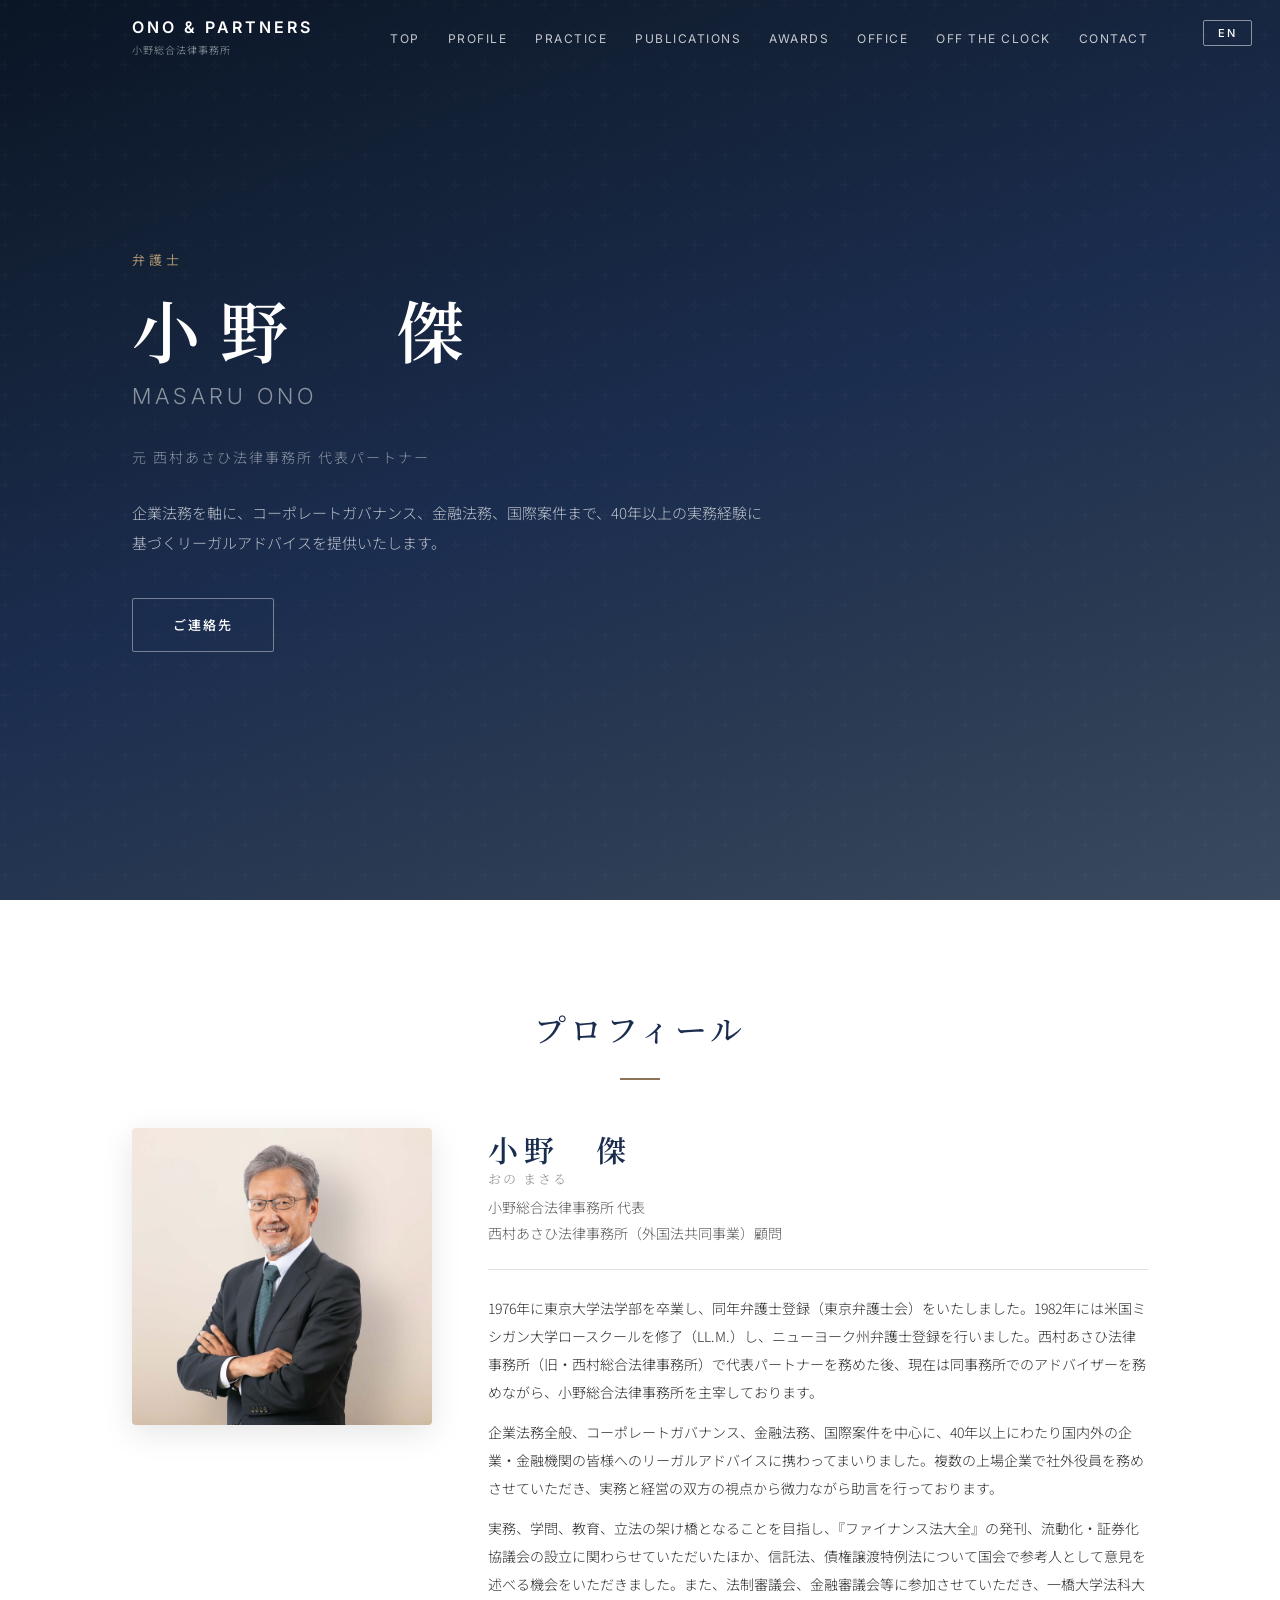
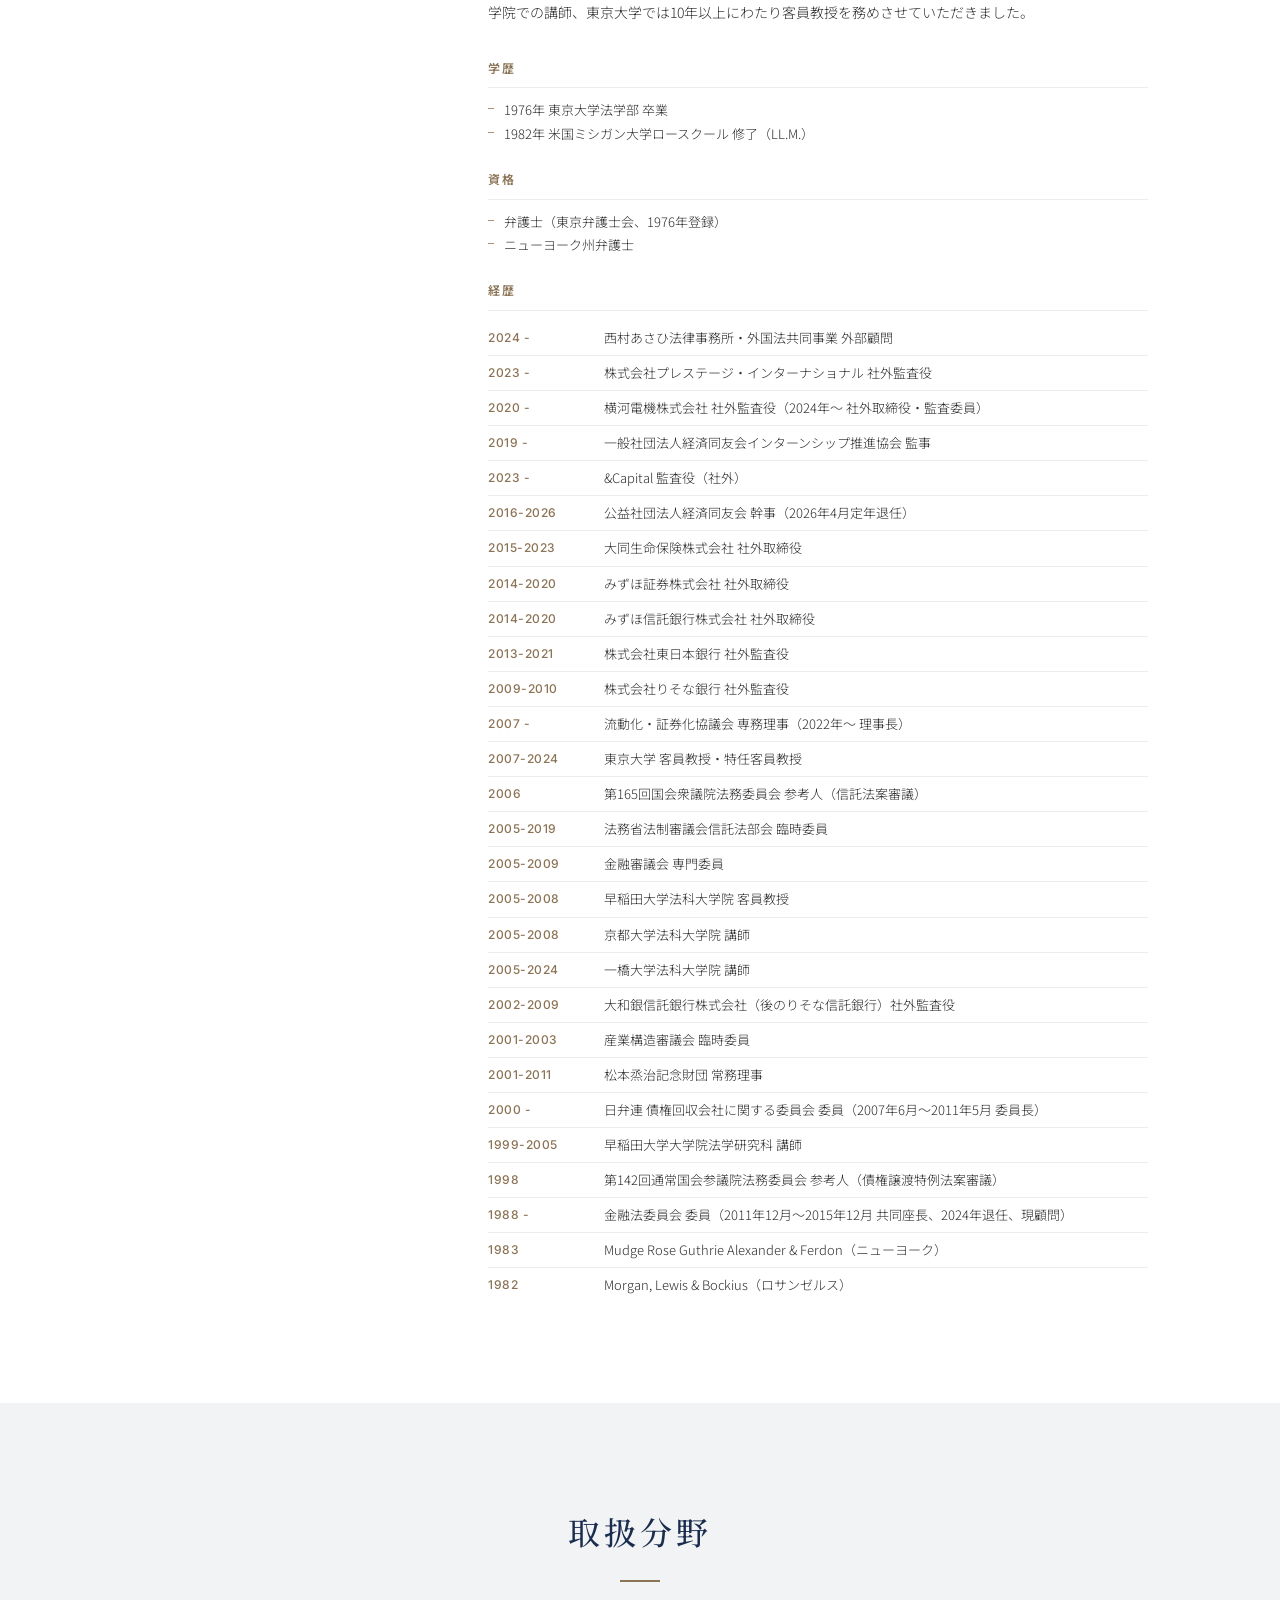
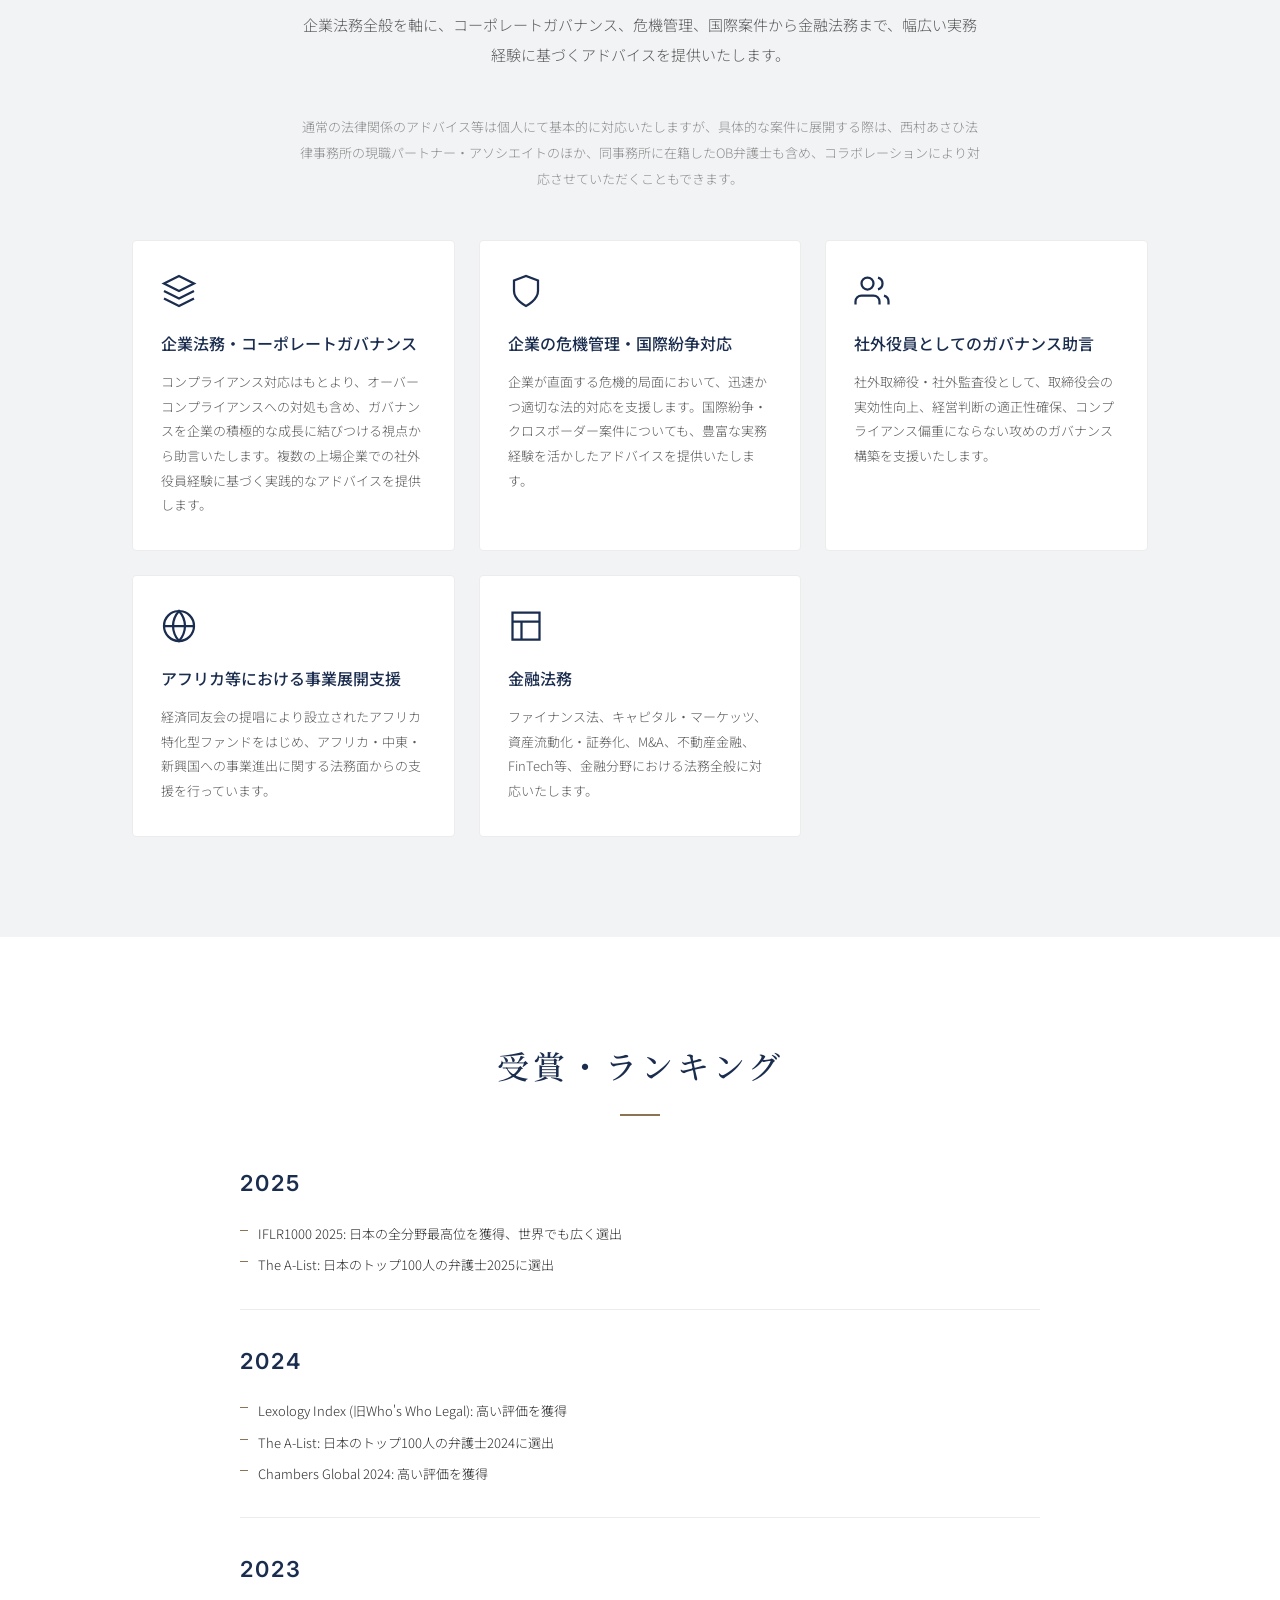
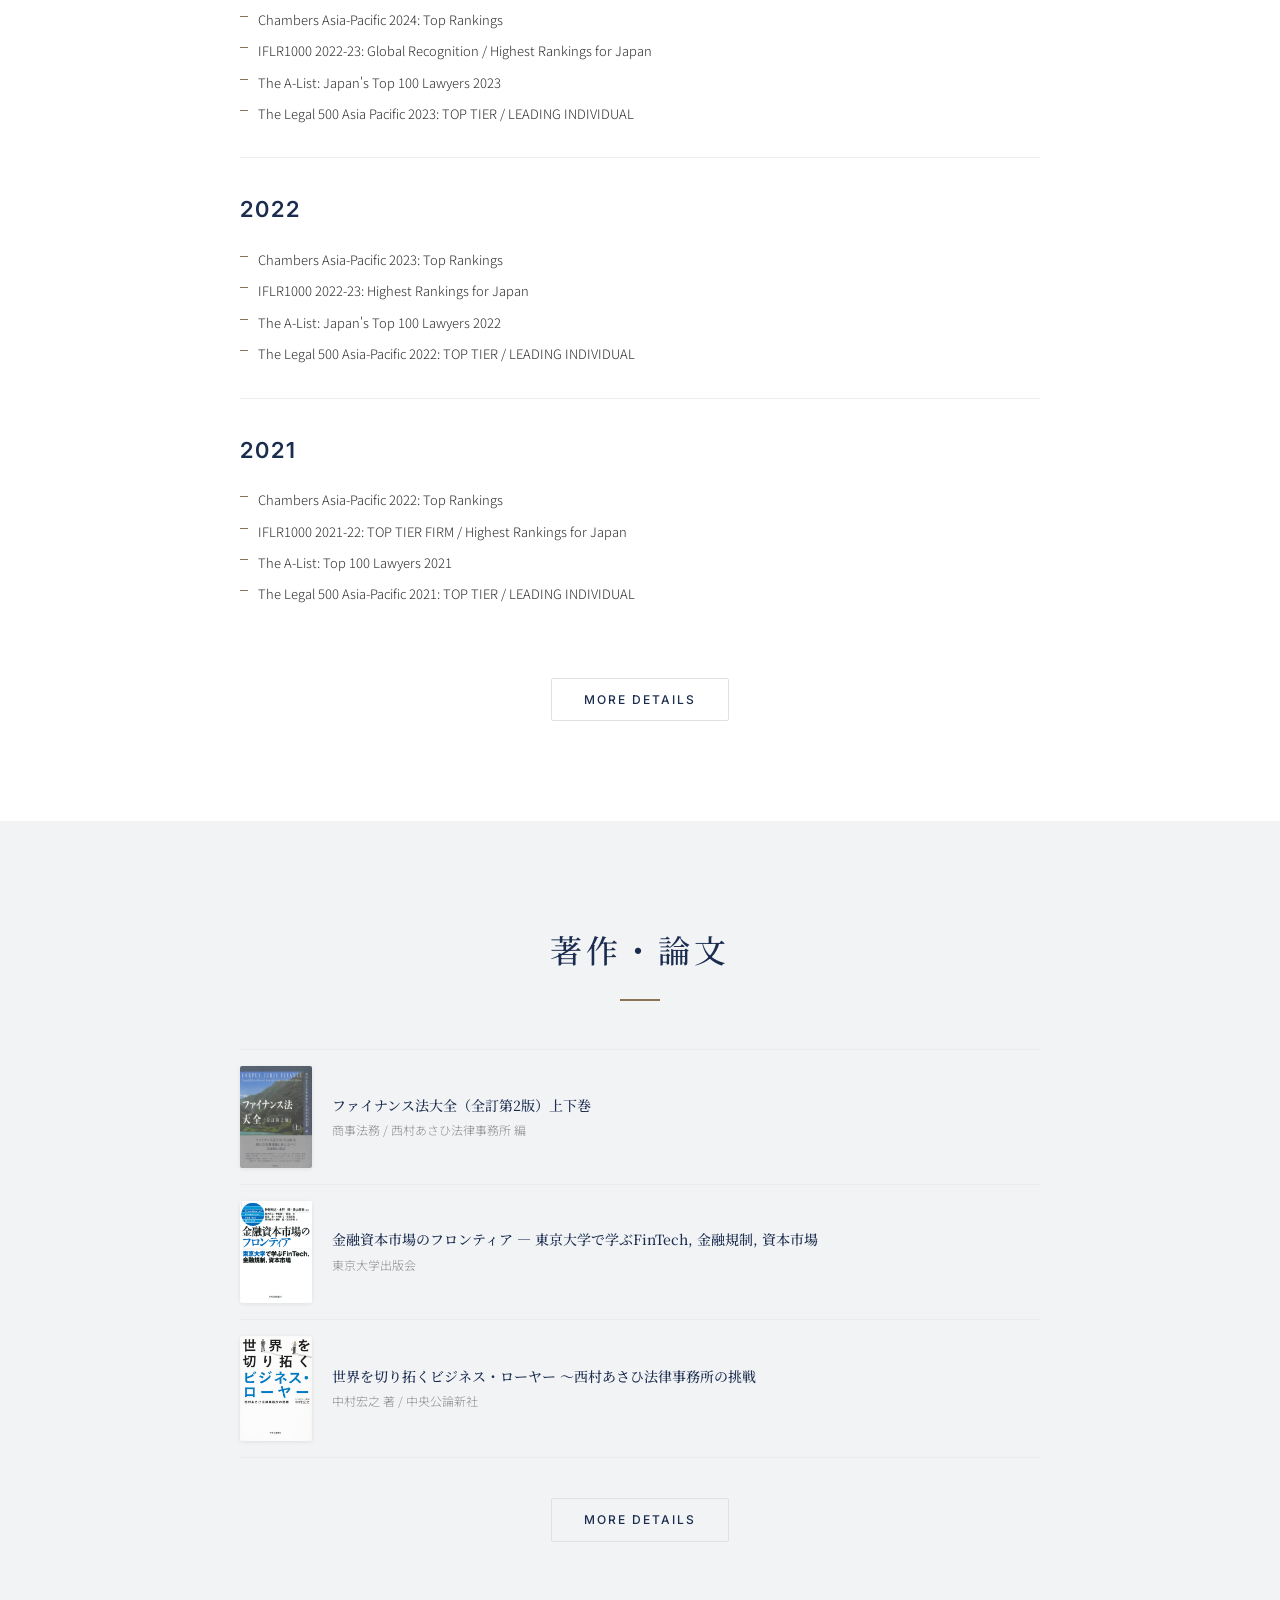
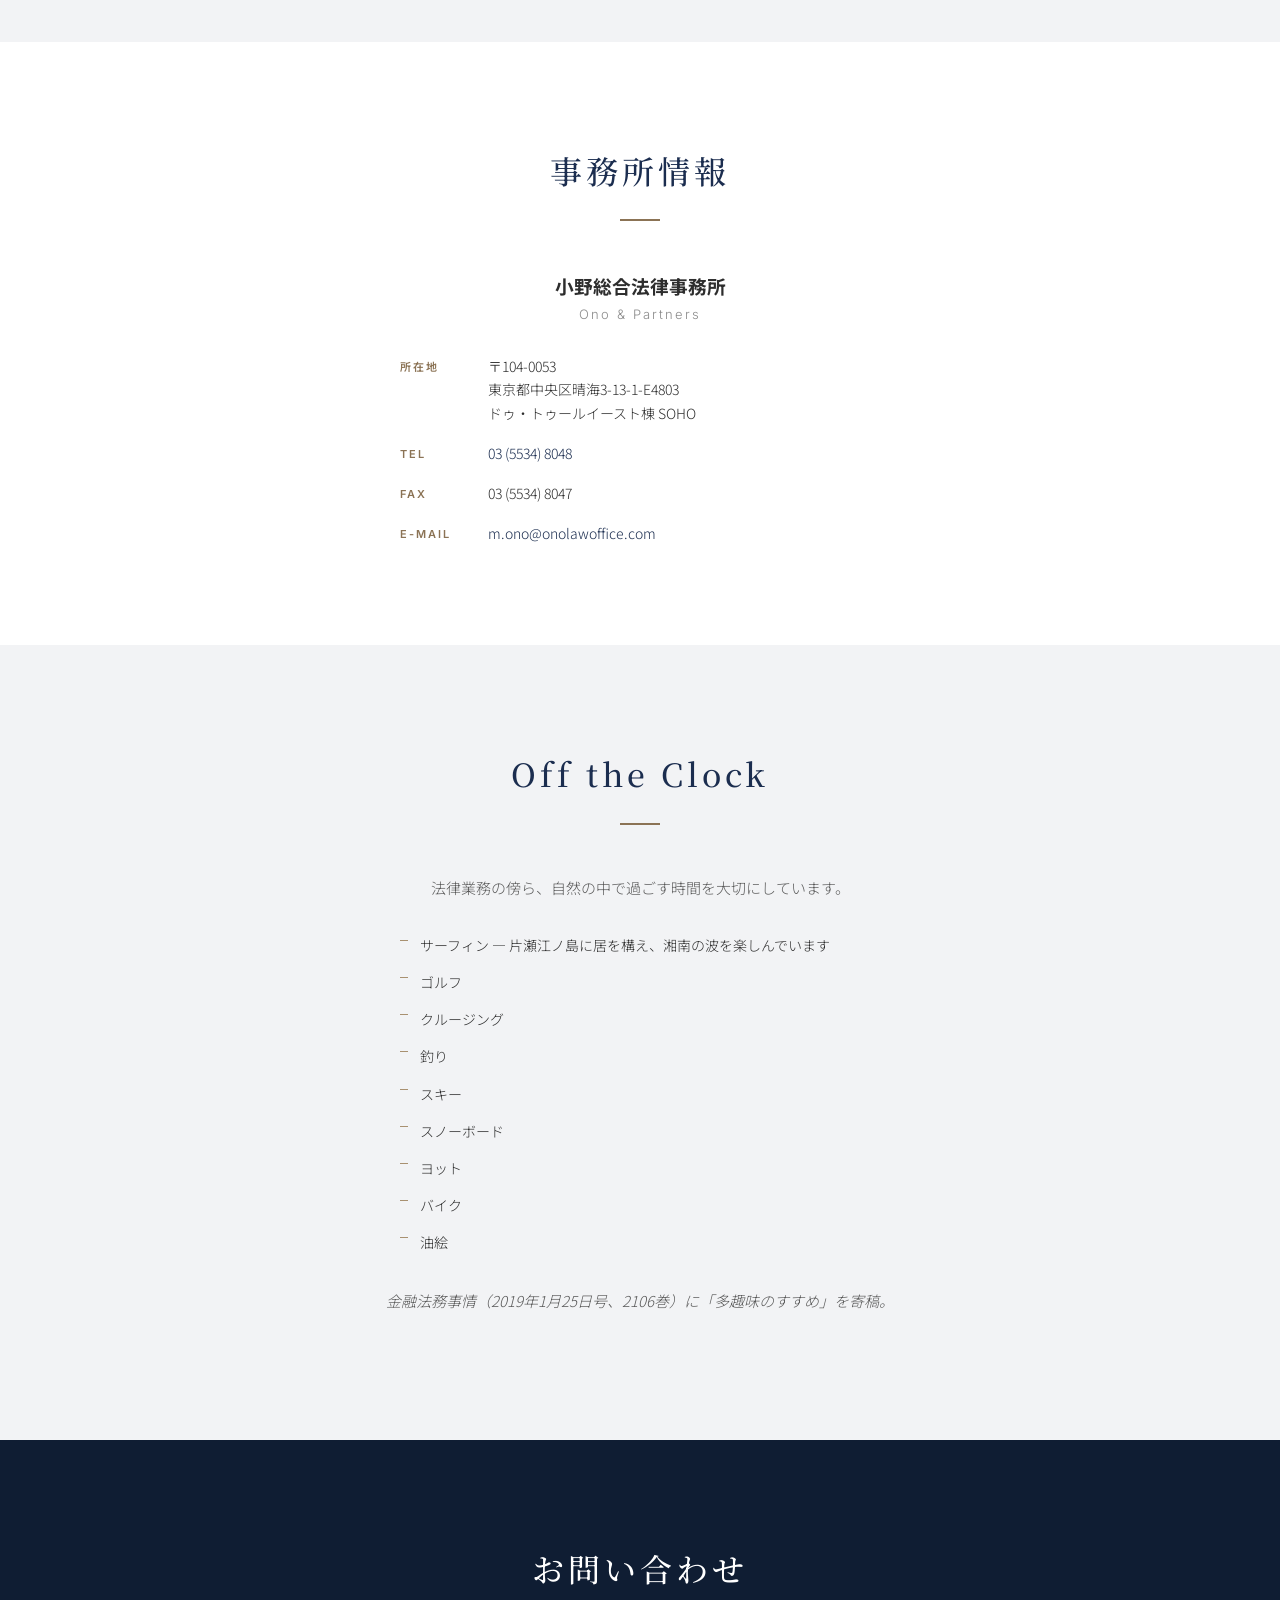
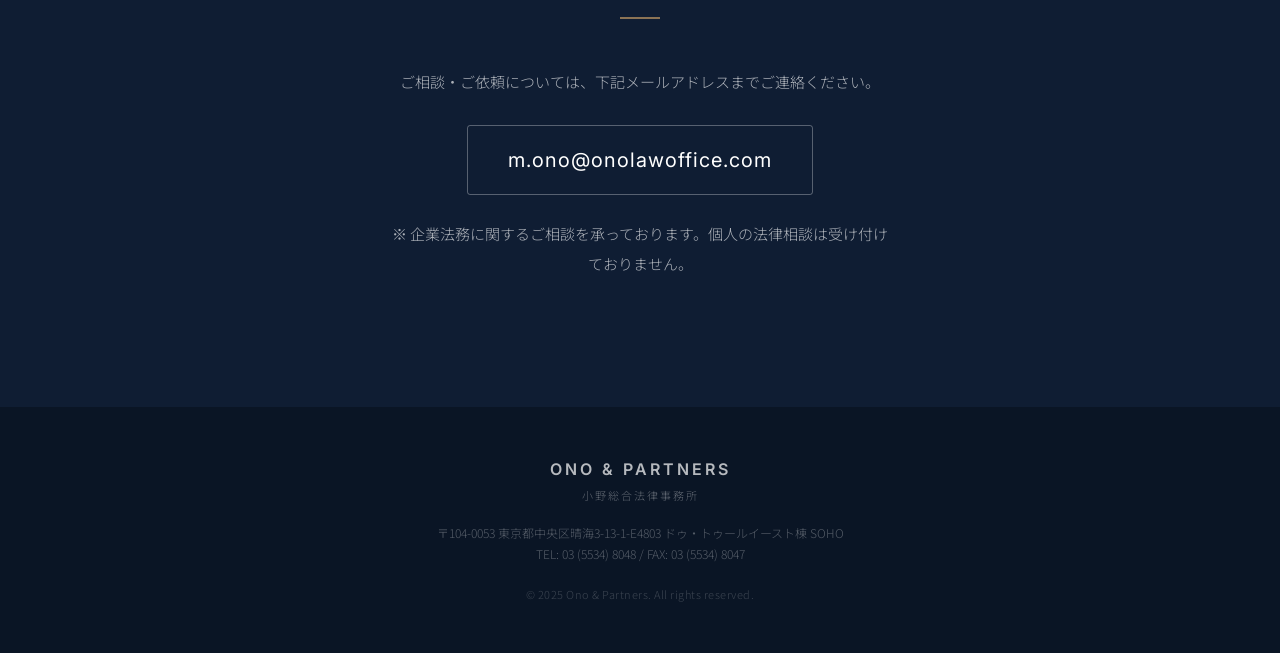
<file: index.html>
<!DOCTYPE html>
<html lang="ja">
<head>
    <meta charset="UTF-8">
    <meta name="viewport" content="width=device-width, initial-scale=1.0">
    <title>小野総合法律事務所（Ono & Partners）公式サイト｜弁護士 小野 傑</title>
    <meta name="description" content="弁護士 小野傑。西村あさひ法律事務所 元代表パートナー。企業法務・コーポレートガバナンス・金融法務・国際案件を中心に、40年以上の実務経験。小野総合法律事務所 代表。">
    <meta property="og:title" content="小野総合法律事務所（Ono & Partners）公式サイト｜弁護士 小野 傑">
    <meta property="og:description" content="弁護士 小野傑。西村あさひ法律事務所 元代表パートナー。企業法務・コーポレートガバナンス・金融法務・国際案件を中心に、40年以上の実務経験。小野総合法律事務所 代表。">
    <meta property="og:type" content="website">
    <meta property="og:url" content="https://ono-law-office.github.io/ono-partners/">
    <meta name="title:en" content="Ono & Partners | Attorney Masaru Ono - Official Website">
    <meta name="description:en" content="Masaru Ono, Attorney at Law. Former Managing Partner of Nishimura & Asahi. Over 40 years of experience in corporate law, governance, financial regulation, and international matters.">
    <link rel="canonical" href="https://ono-law-office.github.io/ono-partners/">
    <link rel="preconnect" href="https://fonts.googleapis.com">
    <link rel="preconnect" href="https://fonts.gstatic.com" crossorigin>
    <link href="https://fonts.googleapis.com/css2?family=Noto+Serif+JP:wght@300;400;500;600;700&family=Noto+Sans+JP:wght@300;400;500;700&family=Inter:wght@300;400;500;600&display=swap" rel="stylesheet">
    <link rel="stylesheet" href="style.css">
</head>
<body>

    <!-- 言語切替 -->
    <button class="lang-toggle" id="lang-toggle" title="Switch Language">EN</button>

    <!-- ナビゲーション -->
    <nav id="nav">
        <div class="nav-inner">
            <a href="#top" class="nav-logo">
                <span class="nav-logo-main">ONO & PARTNERS</span>
                <span class="nav-logo-sub" data-ja="小野総合法律事務所" data-en="Ono & Partners">小野総合法律事務所</span>
            </a>
            <button class="nav-toggle" id="nav-toggle" aria-label="Menu">
                <span></span><span></span><span></span>
            </button>
            <ul class="nav-links" id="nav-links">
                <li><a href="#top">Top</a></li>
                <li><a href="#profile">Profile</a></li>
                <li><a href="#practice">Practice</a></li>
                <li><a href="#publications">Publications</a></li>
                <li><a href="#awards">Awards</a></li>
                <li><a href="#office">Office</a></li>
                <li><a href="#offtheclock">Off the Clock</a></li>
                <li><a href="#contact">Contact</a></li>
            </ul>
        </div>
    </nav>

    <!-- ヒーロー -->
    <section id="top" class="hero">
        <div class="hero-overlay"></div>
        <div class="hero-content">
            <p class="hero-label" data-ja="弁護士" data-en="Attorney at Law">弁護士</p>
            <h1 class="hero-name">
                <span class="hero-name-jp" data-ja="小野　傑" data-en="Masaru Ono">小野　傑</span>
                <span class="hero-name-en" data-ja="Masaru Ono" data-en="小野　傑">Masaru Ono</span>
            </h1>
            <p class="hero-former" data-ja="元 西村あさひ法律事務所 代表パートナー" data-en="Former Representative Partner, Nishimura & Asahi">元 西村あさひ法律事務所 代表パートナー</p>
            <p class="hero-desc" data-ja="企業法務を軸に、コーポレートガバナンス、金融法務、国際案件まで、40年以上の実務経験に基づくリーガルアドバイスを提供いたします。" data-en="Providing legal advice grounded in over 40 years of practical experience — from corporate governance and finance law to international matters.">企業法務を軸に、コーポレートガバナンス、金融法務、国際案件まで、40年以上の実務経験に基づくリーガルアドバイスを提供いたします。</p>
            <a href="#contact" class="hero-cta" data-ja="ご連絡先" data-en="Contact">ご連絡先</a>
        </div>
    </section>

    <!-- Profile -->
    <section id="profile" class="section">
        <div class="container">
            <h2 class="section-title" data-ja="プロフィール" data-en="Profile">プロフィール</h2>
            <div class="profile-layout">
                <div class="profile-photo">
                    <img src="images/profile-new.jpg" alt="小野傑 弁護士">
                </div>
                <div class="profile-info">
                    <h3 class="profile-name">
                        <span data-ja="小野　傑" data-en="Masaru Ono">小野　傑</span>
                        <small data-ja="おの まさる" data-en="Ono Masaru">おの まさる</small>
                    </h3>
                    <p class="profile-title" data-ja="小野総合法律事務所 代表" data-en="Managing Partner, Ono & Partners">小野総合法律事務所 代表</p>
                    <p class="profile-title" data-ja="西村あさひ法律事務所（外国法共同事業）顧問" data-en="Counsel, Nishimura & Asahi (Gaikokuho Kyodo Jigyo)">西村あさひ法律事務所（外国法共同事業）顧問</p>

                    <div class="profile-bio">
                        <p data-ja="1976年に東京大学法学部を卒業し、同年弁護士登録（東京弁護士会）をいたしました。1982年には米国ミシガン大学ロースクールを修了（LL.M.）し、ニューヨーク州弁護士登録を行いました。西村あさひ法律事務所（旧・西村総合法律事務所）で代表パートナーを務めた後、現在は同事務所でのアドバイザーを務めながら、小野総合法律事務所を主宰しております。" data-en="I graduated from the University of Tokyo, Faculty of Law in 1976 and was admitted to the Japan Bar (Tokyo Bar Association) the same year. In 1982, I completed my LL.M. at the University of Michigan Law School and was admitted to the New York Bar. After serving as Representative Partner of Nishimura & Asahi, I now serve as an advisor to the firm while heading Ono & Partners.">1976年に東京大学法学部を卒業し、同年弁護士登録（東京弁護士会）をいたしました。1982年には米国ミシガン大学ロースクールを修了（LL.M.）し、ニューヨーク州弁護士登録を行いました。西村あさひ法律事務所（旧・西村総合法律事務所）で代表パートナーを務めた後、現在は同事務所でのアドバイザーを務めながら、小野総合法律事務所を主宰しております。</p>
                        <p data-ja="企業法務全般、コーポレートガバナンス、金融法務、国際案件を中心に、40年以上にわたり国内外の企業・金融機関の皆様へのリーガルアドバイスに携わってまいりました。複数の上場企業で社外役員を務めさせていただき、実務と経営の双方の視点から微力ながら助言を行っております。" data-en="For over 40 years, I have been involved in providing legal advice to domestic and international corporations and financial institutions, focusing on general corporate law, corporate governance, finance law, and international matters. I have had the privilege of serving as outside director and auditor for multiple listed companies, offering counsel from both legal and management perspectives.">企業法務全般、コーポレートガバナンス、金融法務、国際案件を中心に、40年以上にわたり国内外の企業・金融機関の皆様へのリーガルアドバイスに携わってまいりました。複数の上場企業で社外役員を務めさせていただき、実務と経営の双方の視点から微力ながら助言を行っております。</p>
                        <p data-ja="実務、学問、教育、立法の架け橋となることを目指し、『ファイナンス法大全』の発刊、流動化・証券化協議会の設立に関わらせていただいたほか、信託法、債権譲渡特例法について国会で参考人として意見を述べる機会をいただきました。また、法制審議会、金融審議会等に参加させていただき、一橋大学法科大学院での講師、東京大学では10年以上にわたり客員教授を務めさせていただきました。" data-en="Aspiring to bridge practice, academia, education, and legislation, I have had the opportunity to contribute to the publication of 'Corpus Juris Finance' and the establishment of the Securitization and Structured Finance Council. I was also given the opportunity to provide expert testimony before the National Diet on the Trust Act and the Special Provisions Act for Assignment of Claims. Additionally, I have participated in the Legislative Council and Financial System Council, served as lecturer at Hitotsubashi University Law School, and as Visiting Professor at the University of Tokyo for over a decade.">実務、学問、教育、立法の架け橋となることを目指し、『ファイナンス法大全』の発刊、流動化・証券化協議会の設立に関わらせていただいたほか、信託法、債権譲渡特例法について国会で参考人として意見を述べる機会をいただきました。また、法制審議会、金融審議会等に参加させていただき、一橋大学法科大学院での講師、東京大学では10年以上にわたり客員教授を務めさせていただきました。</p>
                    </div>

                    <div class="profile-details">
                        <div class="detail-group">
                            <h4 data-ja="学歴" data-en="Education">学歴</h4>
                            <ul>
                                <li data-ja="1976年 東京大学法学部 卒業" data-en="1976 — University of Tokyo, Faculty of Law (LL.B.)">1976年 東京大学法学部 卒業</li>
                                <li data-ja="1982年 米国ミシガン大学ロースクール 修了（LL.M.）" data-en="1982 — University of Michigan Law School (LL.M.)">1982年 米国ミシガン大学ロースクール 修了（LL.M.）</li>
                            </ul>
                        </div>
                        <div class="detail-group">
                            <h4 data-ja="資格" data-en="Admissions">資格</h4>
                            <ul>
                                <li data-ja="弁護士（東京弁護士会、1976年登録）" data-en="Attorney at Law (Tokyo Bar Association, 1976)">弁護士（東京弁護士会、1976年登録）</li>
                                <li data-ja="ニューヨーク州弁護士" data-en="Attorney at Law, New York State">ニューヨーク州弁護士</li>
                            </ul>
                        </div>
                        <div class="detail-group career-full">
                            <h4 data-ja="経歴" data-en="Professional Experience">経歴</h4>
                            <ul class="career-timeline">
                                <li><span class="career-year">2024 -</span> <span data-ja="西村あさひ法律事務所・外国法共同事業 外部顧問" data-en="Nishimura & Asahi (Gaikokuho Kyodo Jigyo) — External Counsel">西村あさひ法律事務所・外国法共同事業 外部顧問</span></li>
                                <li><span class="career-year">2023 -</span> <span data-ja="株式会社プレステージ・インターナショナル 社外監査役" data-en="Prestige International Inc. — Outside Auditor">株式会社プレステージ・インターナショナル 社外監査役</span></li>

                                <li><span class="career-year">2020 -</span> <span data-ja="横河電機株式会社 社外監査役（2024年～ 社外取締役・監査委員）" data-en="Yokogawa Electric Corporation — Outside Auditor (Outside Director / Audit Committee Member from 2024)">横河電機株式会社 社外監査役（2024年～ 社外取締役・監査委員）</span></li>
                                <li><span class="career-year">2019 -</span> <span data-ja="一般社団法人経済同友会インターンシップ推進協会 監事" data-en="Japan Association of Corporate Executives Internship Promotion Association — Auditor">一般社団法人経済同友会インターンシップ推進協会 監事</span></li>
                                <li><span class="career-year">2023 -</span> <span data-ja="株式会社 &Capital 監査役（社外）" data-en="&Capital Inc. — Outside Auditor">&Capital 監査役（社外）</span></li>
                                <li><span class="career-year">2016-2026</span> <span data-ja="公益社団法人経済同友会 幹事（2026年4月定年退任）" data-en="Japan Association of Corporate Executives — Director (Retired April 2026)">公益社団法人経済同友会 幹事（2026年4月定年退任）</span></li>
                                <li><span class="career-year">2015-2023</span> <span data-ja="大同生命保険株式会社 社外取締役" data-en="Daido Life Insurance Co. — Outside Director">大同生命保険株式会社 社外取締役</span></li>
                                <li><span class="career-year">2014-2020</span> <span data-ja="みずほ証券株式会社 社外取締役" data-en="Mizuho Securities Co., Ltd. — Outside Director">みずほ証券株式会社 社外取締役</span></li>
                                <li><span class="career-year">2014-2020</span> <span data-ja="みずほ信託銀行株式会社 社外取締役" data-en="Mizuho Trust & Banking Co., Ltd. — Outside Director">みずほ信託銀行株式会社 社外取締役</span></li>
                                <li><span class="career-year">2013-2021</span> <span data-ja="株式会社東日本銀行 社外監査役" data-en="Higashi-Nippon Bank, Ltd. — Outside Auditor">株式会社東日本銀行 社外監査役</span></li>
                                <li><span class="career-year">2009-2010</span> <span data-ja="株式会社りそな銀行 社外監査役" data-en="Resona Bank, Ltd. — Outside Auditor">株式会社りそな銀行 社外監査役</span></li>
                                <li><span class="career-year">2007 -</span> <span data-ja="流動化・証券化協議会 専務理事（2022年～ 理事長）" data-en="Securitization and Structured Finance Council — Executive Director (Chairman from 2022)">流動化・証券化協議会 専務理事（2022年～ 理事長）</span></li>
                                <li><span class="career-year">2007-2024</span> <span data-ja="東京大学 客員教授・特任客員教授" data-en="University of Tokyo — Visiting Professor / Specially Appointed Visiting Professor">東京大学 客員教授・特任客員教授</span></li>
                                <li><span class="career-year">2006</span> <span data-ja="第165回国会衆議院法務委員会 参考人（信託法案審議）" data-en="165th Diet, House of Representatives Judicial Affairs Committee — Expert Witness (Trust Act deliberation)">第165回国会衆議院法務委員会 参考人（信託法案審議）</span></li>
                                <li><span class="career-year">2005-2019</span> <span data-ja="法務省法制審議会信託法部会 臨時委員" data-en="Ministry of Justice, Legislative Council, Trust Act Division — Extraordinary Member">法務省法制審議会信託法部会 臨時委員</span></li>
                                <li><span class="career-year">2005-2009</span> <span data-ja="金融審議会 専門委員" data-en="Financial System Council — Expert Member">金融審議会 専門委員</span></li>
                                <li><span class="career-year">2005-2008</span> <span data-ja="早稲田大学法科大学院 客員教授" data-en="Waseda University Law School — Visiting Professor">早稲田大学法科大学院 客員教授</span></li>
                                <li><span class="career-year">2005-2008</span> <span data-ja="京都大学法科大学院 講師" data-en="Kyoto University Law School — Lecturer">京都大学法科大学院 講師</span></li>
                                <li><span class="career-year">2005-2024</span> <span data-ja="一橋大学法科大学院 講師" data-en="Hitotsubashi University Law School — Lecturer">一橋大学法科大学院 講師</span></li>
                                <li><span class="career-year">2002-2009</span> <span data-ja="大和銀信託銀行株式会社（後のりそな信託銀行）社外監査役" data-en="Daiwa Bank Trust (later Resona Trust & Banking) — Outside Auditor">大和銀信託銀行株式会社（後のりそな信託銀行）社外監査役</span></li>
                                <li><span class="career-year">2001-2003</span> <span data-ja="産業構造審議会 臨時委員" data-en="Industrial Structure Council — Extraordinary Member">産業構造審議会 臨時委員</span></li>
                                <li><span class="career-year">2001-2011</span> <span data-ja="松本烝治記念財団 常務理事" data-en="Matsumoto Joji Memorial Foundation — Executive Director">松本烝治記念財団 常務理事</span></li>
                                <li><span class="career-year">2000 -</span> <span data-ja="日弁連 債権回収会社に関する委員会 委員（2007年6月～2011年5月 委員長）" data-en="JFBA Committee on Debt Collection Companies — Member (Chairman 2007.6–2011.5)">日弁連 債権回収会社に関する委員会 委員（2007年6月～2011年5月 委員長）</span></li>
                                <li><span class="career-year">1999-2005</span> <span data-ja="早稲田大学大学院法学研究科 講師" data-en="Waseda University, Graduate School of Law — Lecturer">早稲田大学大学院法学研究科 講師</span></li>
                                <li><span class="career-year">1998</span> <span data-ja="第142回通常国会参議院法務委員会 参考人（債権譲渡特例法案審議）" data-en="142nd Diet, House of Councillors Judicial Affairs Committee — Expert Witness (Assignment of Claims Special Provisions Act)">第142回通常国会参議院法務委員会 参考人（債権譲渡特例法案審議）</span></li>
                                <li><span class="career-year">1988 -</span> <span data-ja="金融法委員会 委員（2011年12月～2015年12月 共同座長、2024年退任、現顧問）" data-en="Financial Law Board — Member (Co-Chair 2011.12–2015.12, Retired 2024, Current Advisor)">金融法委員会 委員（2011年12月～2015年12月 共同座長、2024年退任、現顧問）</span></li>
                                <li><span class="career-year">1983</span> <span data-ja="Mudge Rose Guthrie Alexander & Ferdon（ニューヨーク）" data-en="Mudge Rose Guthrie Alexander & Ferdon (New York)">Mudge Rose Guthrie Alexander & Ferdon（ニューヨーク）</span></li>
                                <li><span class="career-year">1982</span> <span data-ja="Morgan, Lewis & Bockius（ロサンゼルス）" data-en="Morgan, Lewis & Bockius (Los Angeles)">Morgan, Lewis & Bockius（ロサンゼルス）</span></li>
                            </ul>
                        </div>
                    </div>
                </div>
            </div>
        </div>
    </section>

    <!-- Practice Areas -->
    <section id="practice" class="section section-alt">
        <div class="container">
            <h2 class="section-title" data-ja="取扱分野" data-en="Practice Areas">取扱分野</h2>
            <p class="section-intro" data-ja="企業法務全般を軸に、コーポレートガバナンス、危機管理、国際案件から金融法務まで、幅広い実務経験に基づくアドバイスを提供いたします。" data-en="Providing advice across the full spectrum of corporate law — from governance and crisis management to international matters and finance — grounded in broad practical experience.">企業法務全般を軸に、コーポレートガバナンス、危機管理、国際案件から金融法務まで、幅広い実務経験に基づくアドバイスを提供いたします。</p>
            <p class="section-sub" data-ja="通常の法律関係のアドバイス等は個人にて基本的に対応いたしますが、具体的な案件に展開する際は、西村あさひ法律事務所の現職パートナー・アソシエイトのほか、同事務所に在籍したOB弁護士も含め、コラボレーションにより対応させていただくこともできます。" data-en="General legal advice is provided on an individual basis. When matters develop into specific cases, we can collaborate with current partners and associates of Nishimura & Asahi, as well as alumni attorneys of the firm.">通常の法律関係のアドバイス等は個人にて基本的に対応いたしますが、具体的な案件に展開する際は、西村あさひ法律事務所の現職パートナー・アソシエイトのほか、同事務所に在籍したOB弁護士も含め、コラボレーションにより対応させていただくこともできます。</p>
            <div class="practice-grid">
                <div class="practice-card">
                    <div class="practice-icon"><svg viewBox="0 0 24 24" fill="none" stroke="currentColor" stroke-width="1.5"><path d="M12 2L2 7l10 5 10-5-10-5zM2 17l10 5 10-5M2 12l10 5 10-5"/></svg></div>
                    <h3 data-ja="企業法務・コーポレートガバナンス" data-en="Corporate Law & Governance">企業法務・コーポレートガバナンス</h3>
                    <p data-ja="コンプライアンス対応はもとより、オーバーコンプライアンスへの対処も含め、ガバナンスを企業の積極的な成長に結びつける視点から助言いたします。複数の上場企業での社外役員経験に基づく実践的なアドバイスを提供します。" data-en="Beyond compliance, we advise on connecting governance to proactive corporate growth — including addressing over-compliance. Drawing on experience as outside director/auditor at multiple listed companies.">コンプライアンス対応はもとより、オーバーコンプライアンスへの対処も含め、ガバナンスを企業の積極的な成長に結びつける視点から助言いたします。複数の上場企業での社外役員経験に基づく実践的なアドバイスを提供します。</p>
                </div>
                <div class="practice-card">
                    <div class="practice-icon"><svg viewBox="0 0 24 24" fill="none" stroke="currentColor" stroke-width="1.5"><path d="M12 22s8-4 8-10V5l-8-3-8 3v7c0 6 8 10 8 10z"/></svg></div>
                    <h3 data-ja="企業の危機管理・国際紛争対応" data-en="Crisis Management & International Disputes">企業の危機管理・国際紛争対応</h3>
                    <p data-ja="企業が直面する危機的局面において、迅速かつ適切な法的対応を支援します。国際紛争・クロスボーダー案件についても、豊富な実務経験を活かしたアドバイスを提供いたします。" data-en="Supporting swift and appropriate legal responses in corporate crises. For international disputes and cross-border matters, we draw on extensive practical experience.">企業が直面する危機的局面において、迅速かつ適切な法的対応を支援します。国際紛争・クロスボーダー案件についても、豊富な実務経験を活かしたアドバイスを提供いたします。</p>
                </div>
                <div class="practice-card">
                    <div class="practice-icon"><svg viewBox="0 0 24 24" fill="none" stroke="currentColor" stroke-width="1.5"><path d="M17 21v-2a4 4 0 00-4-4H5a4 4 0 00-4 4v2"/><circle cx="9" cy="7" r="4"/><path d="M23 21v-2a4 4 0 00-3-3.87M16 3.13a4 4 0 010 7.75"/></svg></div>
                    <h3 data-ja="社外役員としてのガバナンス助言" data-en="Governance Advisory as Outside Officer">社外役員としてのガバナンス助言</h3>
                    <p data-ja="社外取締役・社外監査役として、取締役会の実効性向上、経営判断の適正性確保、コンプライアンス偏重にならない攻めのガバナンス構築を支援いたします。" data-en="As outside director/auditor, supporting enhanced board effectiveness, sound management decision-making, and proactive governance that goes beyond mere compliance.">社外取締役・社外監査役として、取締役会の実効性向上、経営判断の適正性確保、コンプライアンス偏重にならない攻めのガバナンス構築を支援いたします。</p>
                </div>
                <div class="practice-card">
                    <div class="practice-icon"><svg viewBox="0 0 24 24" fill="none" stroke="currentColor" stroke-width="1.5"><circle cx="12" cy="12" r="10"/><path d="M2 12h20M12 2a15.3 15.3 0 014 10 15.3 15.3 0 01-4 10 15.3 15.3 0 01-4-10 15.3 15.3 0 014-10z"/></svg></div>
                    <h3 data-ja="アフリカ等における事業展開支援" data-en="Business Development in Africa & Emerging Markets">アフリカ等における事業展開支援</h3>
                    <p data-ja="経済同友会の提唱により設立されたアフリカ特化型ファンドをはじめ、アフリカ・中東・新興国への事業進出に関する法務面からの支援を行っています。" data-en="Including involvement with the Africa-focused impact fund established through the Japan Association of Corporate Executives, we provide legal support for business expansion into Africa, the Middle East, and other emerging markets.">経済同友会の提唱により設立されたアフリカ特化型ファンドをはじめ、アフリカ・中東・新興国への事業進出に関する法務面からの支援を行っています。</p>
                </div>
                <div class="practice-card">
                    <div class="practice-icon"><svg viewBox="0 0 24 24" fill="none" stroke="currentColor" stroke-width="1.5"><path d="M3 3h18v18H3zM3 9h18M9 21V9"/></svg></div>
                    <h3 data-ja="金融法務" data-en="Finance Law">金融法務</h3>
                    <p data-ja="ファイナンス法、キャピタル・マーケッツ、資産流動化・証券化、M&A、不動産金融、FinTech等、金融分野における法務全般に対応いたします。" data-en="Comprehensive financial legal services covering finance law, capital markets, asset securitization, M&A, real estate finance, and FinTech.">ファイナンス法、キャピタル・マーケッツ、資産流動化・証券化、M&A、不動産金融、FinTech等、金融分野における法務全般に対応いたします。</p>
                </div>
            </div>
        </div>
    </section>

    <!-- Awards & Rankings (top 5 years) -->
    <section id="awards" class="section">
        <div class="container">
            <h2 class="section-title" data-ja="受賞・ランキング" data-en="Awards & Rankings">受賞・ランキング</h2>
            <div class="awards-timeline">
                <div class="award-year-group">
                    <h3 class="award-year">2025</h3>
                    <ul class="award-list">
                        <li>IFLR1000 2025: <span data-ja="日本の全分野最高位を獲得、世界でも広く選出" data-en="Highest rankings across all areas in Japan, widely recognized globally">日本の全分野最高位を獲得、世界でも広く選出</span></li>
                        <li>The A-List: <span data-ja="日本のトップ100人の弁護士2025に選出" data-en="Selected as Japan's Top 100 Lawyers 2025">日本のトップ100人の弁護士2025に選出</span></li>
                    </ul>
                </div>
                <div class="award-year-group">
                    <h3 class="award-year">2024</h3>
                    <ul class="award-list">
                        <li>Lexology Index (<span data-ja="旧Who's Who Legal" data-en="formerly Who's Who Legal">旧Who's Who Legal</span>): <span data-ja="高い評価を獲得" data-en="Highly Regarded">高い評価を獲得</span></li>
                        <li>The A-List: <span data-ja="日本のトップ100人の弁護士2024に選出" data-en="Selected as Japan's Top 100 Lawyers 2024">日本のトップ100人の弁護士2024に選出</span></li>
                        <li>Chambers Global 2024: <span data-ja="高い評価を獲得" data-en="Top Rankings">高い評価を獲得</span></li>
                    </ul>
                </div>
                <div class="award-year-group">
                    <h3 class="award-year">2023</h3>
                    <ul class="award-list">
                        <li>Chambers Asia-Pacific 2024: Top Rankings</li>
                        <li>IFLR1000 2022-23: Global Recognition / Highest Rankings for Japan</li>
                        <li>The A-List: Japan's Top 100 Lawyers 2023</li>
                        <li>The Legal 500 Asia Pacific 2023: TOP TIER / LEADING INDIVIDUAL</li>
                    </ul>
                </div>
                <div class="award-year-group">
                    <h3 class="award-year">2022</h3>
                    <ul class="award-list">
                        <li>Chambers Asia-Pacific 2023: Top Rankings</li>
                        <li>IFLR1000 2022-23: Highest Rankings for Japan</li>
                        <li>The A-List: Japan's Top 100 Lawyers 2022</li>
                        <li>The Legal 500 Asia-Pacific 2022: TOP TIER / LEADING INDIVIDUAL</li>
                    </ul>
                </div>
                <div class="award-year-group">
                    <h3 class="award-year">2021</h3>
                    <ul class="award-list">
                        <li>Chambers Asia-Pacific 2022: Top Rankings</li>
                        <li>IFLR1000 2021-22: TOP TIER FIRM / Highest Rankings for Japan</li>
                        <li>The A-List: Top 100 Lawyers 2021</li>
                        <li>The Legal 500 Asia-Pacific 2021: TOP TIER / LEADING INDIVIDUAL</li>
                    </ul>
                </div>
            </div>
            <div class="more-details-wrap">
                <a href="awards.html" class="btn-more" data-ja="More Details" data-en="More Details">More Details</a>
            </div>
        </div>
    </section>

    <!-- Publications (recent 3 years) -->
    <section id="publications" class="section section-alt">
        <div class="container">
            <h2 class="section-title" data-ja="著作・論文" data-en="Publications">著作・論文</h2>
            <div class="publications-list-new">

                <div class="pub-row">
                    <div class="pub-thumb"><img src="images/book-finance-new.jpg" alt="ファイナンス法大全" loading="lazy"></div>
                    <div class="pub-text">
                        <h3>ファイナンス法大全（全訂第2版）上下巻</h3>
                        <p class="pub-publisher" data-ja="商事法務 / 西村あさひ法律事務所 編" data-en="Shoji Homu / Ed. by Nishimura & Asahi">商事法務 / 西村あさひ法律事務所 編</p>
                    </div>
                </div>

                <div class="pub-row">
                    <div class="pub-thumb"><img src="images/book-fintech-frontier.png" alt="金融資本市場のフロンティア" loading="lazy"></div>
                    <div class="pub-text">
                        <h3 data-ja="金融資本市場のフロンティア ― 東京大学で学ぶFinTech, 金融規制, 資本市場" data-en="Frontiers of Financial Capital Markets — FinTech, Regulation & Capital Markets at the University of Tokyo">金融資本市場のフロンティア ― 東京大学で学ぶFinTech, 金融規制, 資本市場</h3>
                        <p class="pub-publisher" data-ja="東京大学出版会" data-en="University of Tokyo Press">東京大学出版会</p>
                    </div>
                </div>

                <div class="pub-row">
                    <div class="pub-thumb"><img src="images/book-business-lawyer-new.jpg" alt="世界を切り拓くビジネス・ローヤー" loading="lazy"></div>
                    <div class="pub-text">
                        <h3 data-ja="世界を切り拓くビジネス・ローヤー ～西村あさひ法律事務所の挑戦" data-en="Business Lawyers Forging the World — The Challenge of Nishimura & Asahi">世界を切り拓くビジネス・ローヤー ～西村あさひ法律事務所の挑戦</h3>
                        <p class="pub-publisher" data-ja="中村宏之 著 / 中央公論新社" data-en="By Hiroyuki Nakamura / Chuokoron-Shinsha">中村宏之 著 / 中央公論新社</p>
                    </div>
                </div>

            </div>
            <div class="more-details-wrap">
                <a href="publications.html" class="btn-more" data-ja="More Details" data-en="More Details">More Details</a>
            </div>
        </div>
    </section>

    <!-- Office Info -->
    <section id="office" class="section">
        <div class="container">
            <h2 class="section-title" data-ja="事務所情報" data-en="Office Information">事務所情報</h2>
            <div class="office-simple">
                <h3 data-ja="小野総合法律事務所" data-en="Ono & Partners">小野総合法律事務所</h3>
                <p class="office-en">Ono & Partners</p>
                <div class="office-details">
                    <div class="office-row">
                        <span class="office-label" data-ja="所在地" data-en="Address">所在地</span>
                        <span data-ja="〒104-0053 東京都中央区晴海3-13-1-E4803 ドゥ・トゥールイースト棟 SOHO" data-en="Deux Tours East SOHO, 3-13-1-E4803 Harumi, Chuo-ku, Tokyo 104-0053, Japan">〒104-0053<br>東京都中央区晴海3-13-1-E4803<br>ドゥ・トゥールイースト棟 SOHO</span>
                    </div>
                    <div class="office-row">
                        <span class="office-label">TEL</span>
                        <span><a href="tel:0355348048">03 (5534) 8048</a></span>
                    </div>
                    <div class="office-row">
                        <span class="office-label">FAX</span>
                        <span>03 (5534) 8047</span>
                    </div>
                    <div class="office-row">
                        <span class="office-label">E-MAIL</span>
                        <span><a href="mailto:m.ono@onolawoffice.com">m.ono@onolawoffice.com</a></span>
                    </div>
                </div>
            </div>
        </div>
    </section>

    <!-- Off the Clock -->
    <section id="offtheclock" class="section section-alt">
        <div class="container">
            <h2 class="section-title" data-ja="Off the Clock" data-en="Off the Clock">Off the Clock</h2>
            <div class="offtheclock-content">
                <p data-ja="法律業務の傍ら、自然の中で過ごす時間を大切にしています。" data-en="Away from legal work, I value time spent in nature.">法律業務の傍ら、自然の中で過ごす時間を大切にしています。</p>
                <ul class="hobby-list">
                    <li data-ja="サーフィン — 片瀬江ノ島に居を構え、湘南の波を楽しんでいます" data-en="Surfing — Based in Katase-Enoshima, enjoying the waves of Shonan">サーフィン — 片瀬江ノ島に居を構え、湘南の波を楽しんでいます</li>
                    <li data-ja="ゴルフ" data-en="Golf">ゴルフ</li>
                    <li data-ja="クルージング" data-en="Cruising">クルージング</li>
                    <li data-ja="釣り" data-en="Fishing">釣り</li>
                    <li data-ja="スキー" data-en="Skiing">スキー</li>
                    <li data-ja="スノーボード" data-en="Snowboarding">スノーボード</li>
                    <li data-ja="ヨット" data-en="Yachting">ヨット</li>
                    <li data-ja="バイク" data-en="Motorcycling">バイク</li>
                    <li data-ja="油絵" data-en="Oil Painting">油絵</li>
                </ul>
                <p class="hobby-note" data-ja="金融法務事情（2019年1月25日号、2106巻）に「多趣味のすすめ」を寄稿。" data-en="Contributed 'A Recommendation for Many Hobbies' to Kinyu Homu Jijo (January 25, 2019 issue, Vol. 2106).">金融法務事情（2019年1月25日号、2106巻）に「多趣味のすすめ」を寄稿。</p>
            </div>
        </div>
    </section>

    <!-- Contact -->
    <section id="contact" class="section section-dark">
        <div class="container">
            <h2 class="section-title light" data-ja="お問い合わせ" data-en="Contact">お問い合わせ</h2>
            <div class="contact-simple">
                <p data-ja="ご相談・ご依頼については、下記メールアドレスまでご連絡ください。" data-en="For inquiries and consultations, please contact us at the email address below.">ご相談・ご依頼については、下記メールアドレスまでご連絡ください。</p>
                <a href="mailto:m.ono@onolawoffice.com" class="contact-email-main">m.ono@onolawoffice.com</a>
                <p class="contact-note" data-ja="※ 企業法務に関するご相談を承っております。個人の法律相談は受け付けておりません。" data-en="* We handle corporate legal matters only. Individual legal consultations are not accepted.">※ 企業法務に関するご相談を承っております。個人の法律相談は受け付けておりません。</p>
            </div>
        </div>
    </section>

    <!-- フッター -->
    <footer class="footer">
        <div class="container">
            <div class="footer-inner">
                <div class="footer-brand">
                    <p class="footer-logo">ONO & PARTNERS</p>
                    <p class="footer-name-jp">小野総合法律事務所</p>
                </div>
                <div class="footer-info">
                    <p>〒104-0053 東京都中央区晴海3-13-1-E4803 ドゥ・トゥールイースト棟 SOHO</p>
                    <p>TEL: 03 (5534) 8048 / FAX: 03 (5534) 8047</p>
                </div>
                <p class="footer-copy">&copy; 2025 Ono & Partners. All rights reserved.</p>
            </div>
        </div>
    </footer>

    <script src="app.js"></script>
</body>
</html>
</file>
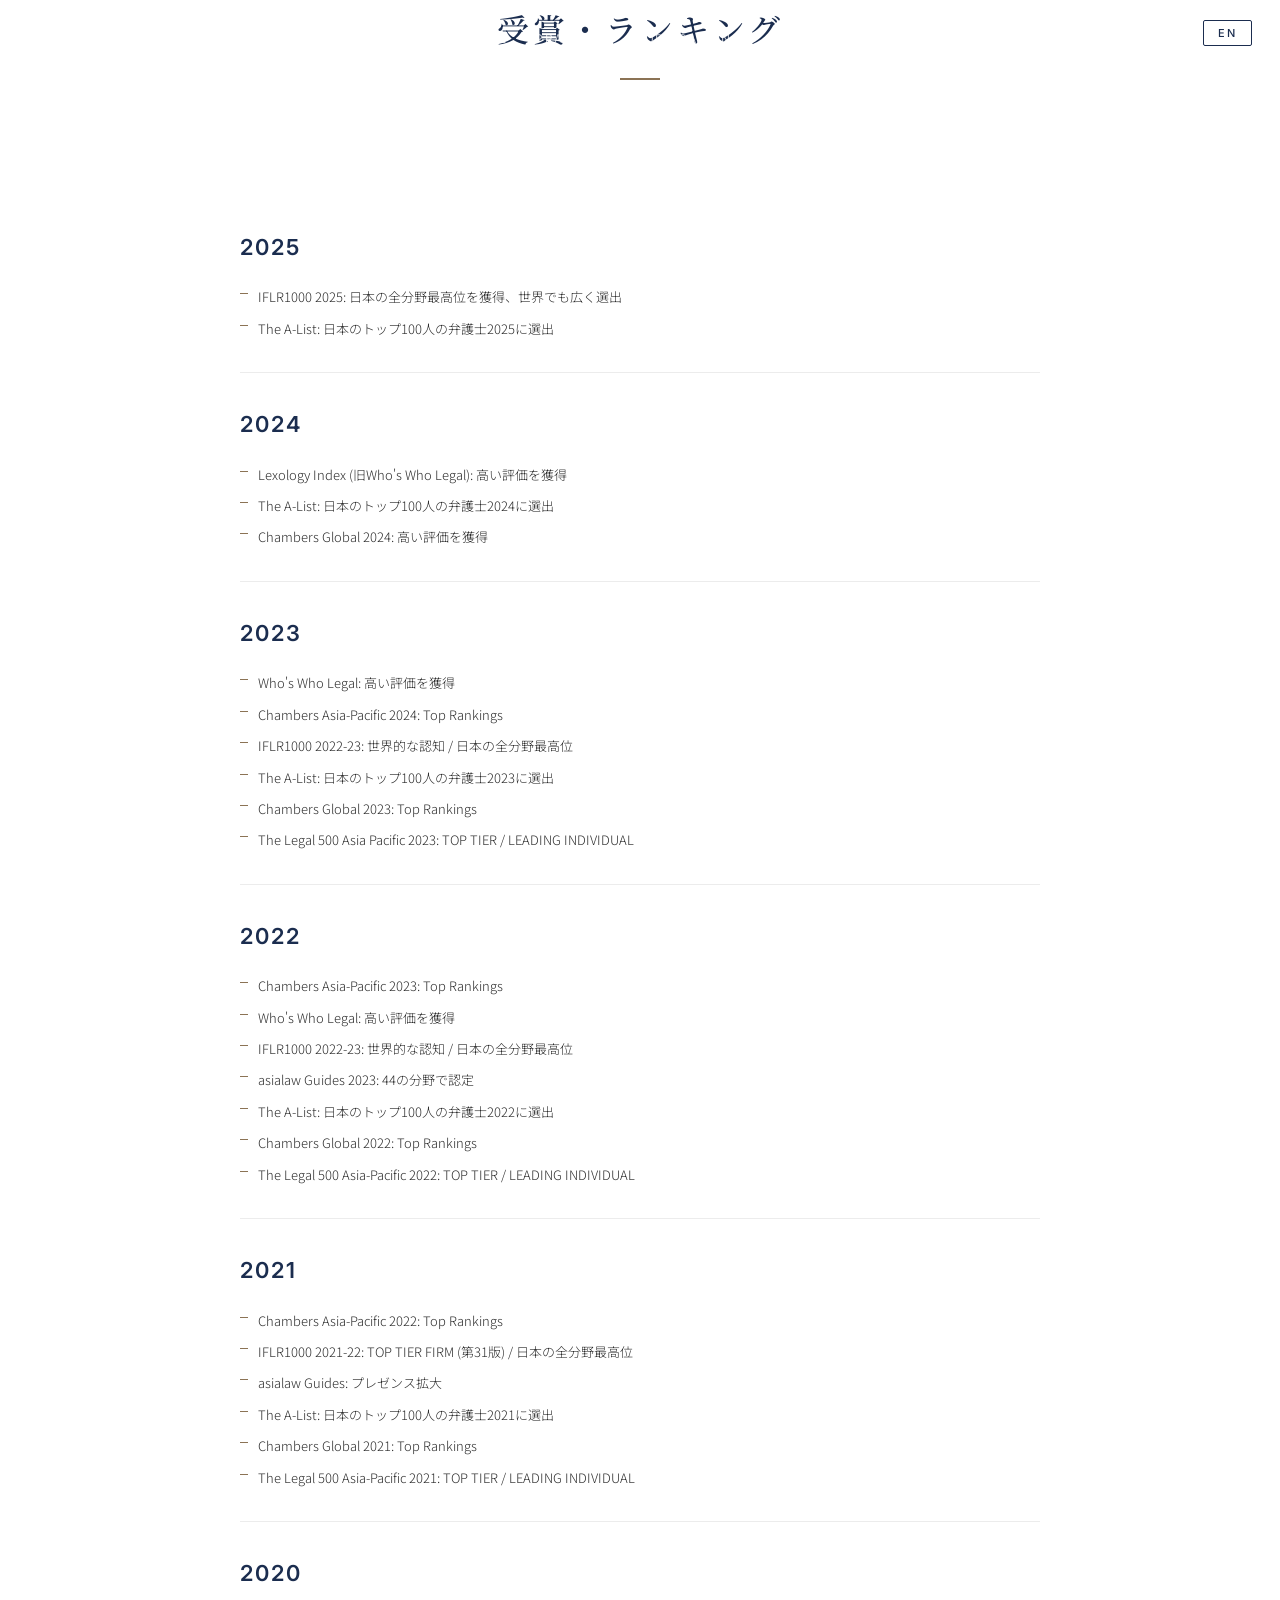
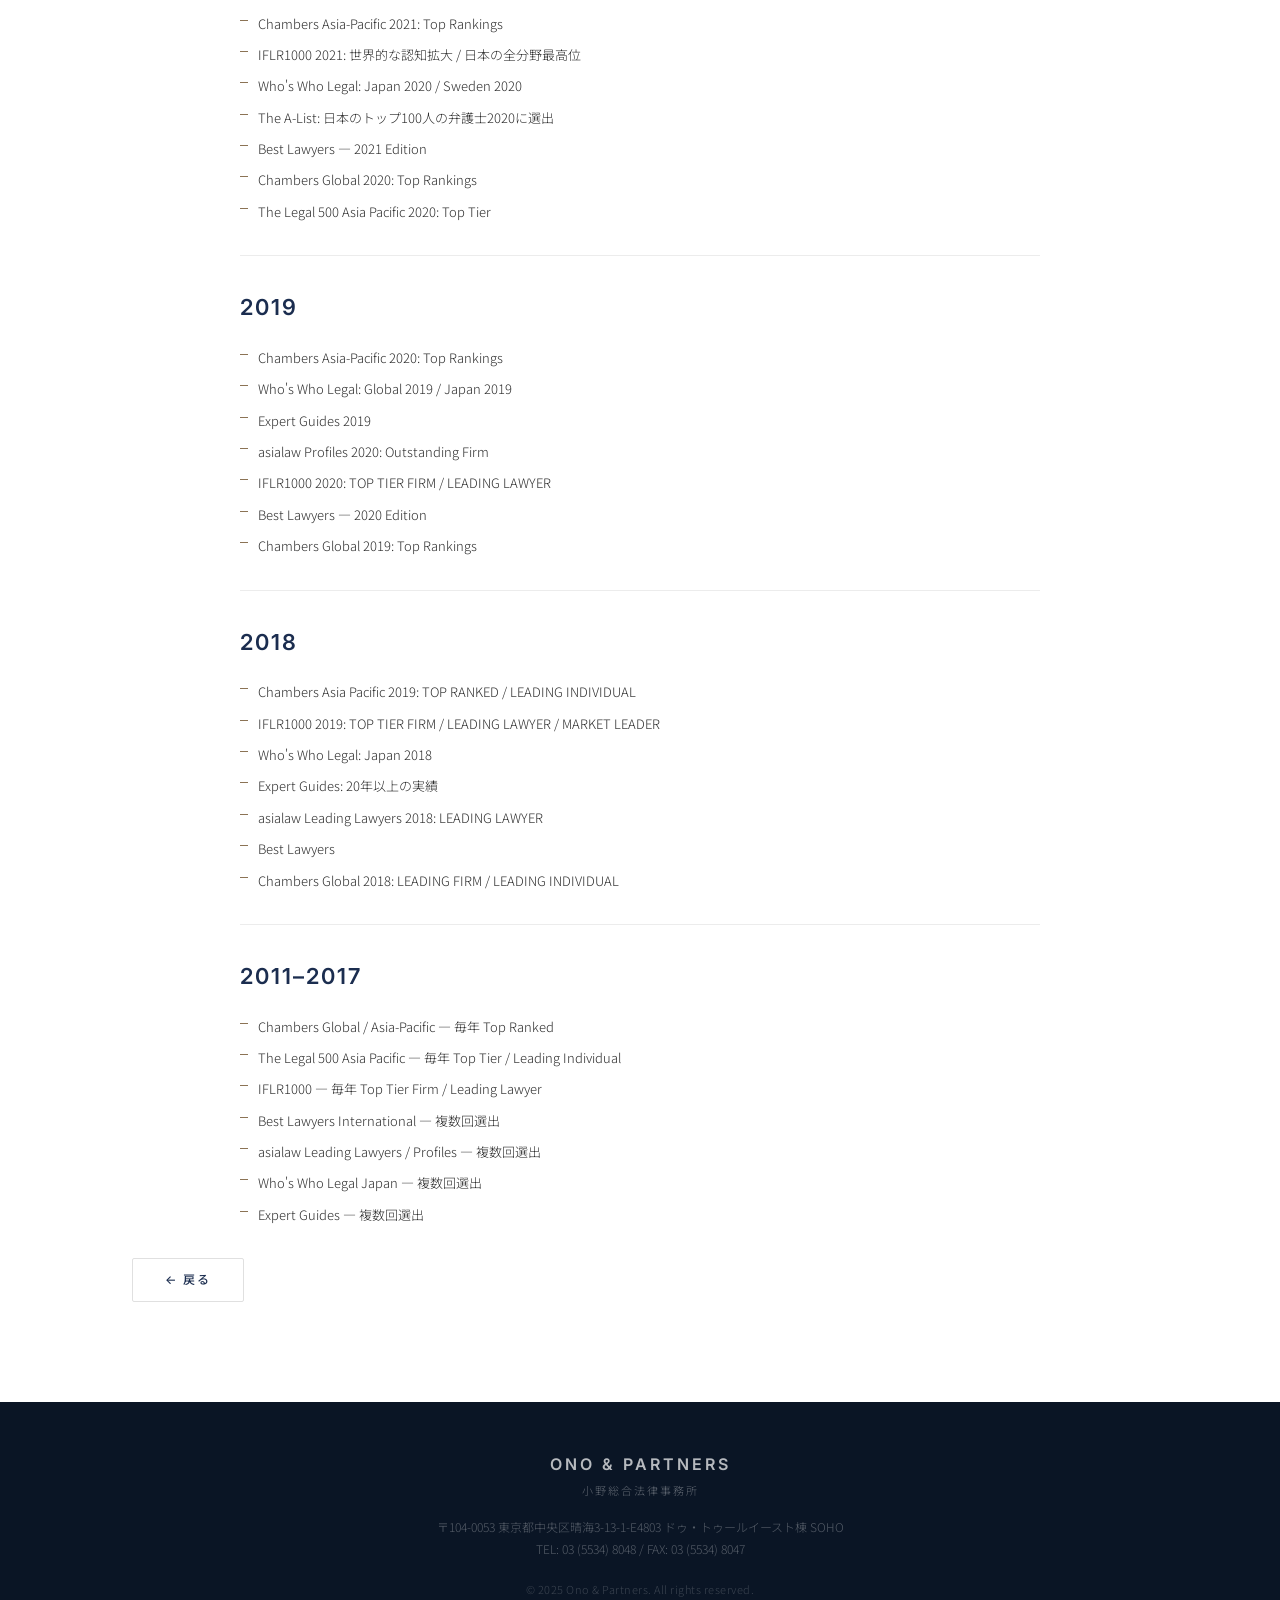
<file: awards.html>
<!DOCTYPE html>
<html lang="ja">
<head>
    <meta charset="UTF-8">
    <meta name="viewport" content="width=device-width, initial-scale=1.0">
    <title>Awards & Rankings | 小野総合法律事務所 | Ono & Partners</title>
    <meta name="description" content="小野総合法律事務所（Ono & Partners）の受賞歴・ランキング一覧。Chambers, IFLR1000, The Legal 500, Who's Who Legal等での高い評価。">
    <link rel="preconnect" href="https://fonts.googleapis.com">
    <link rel="preconnect" href="https://fonts.gstatic.com" crossorigin>
    <link href="https://fonts.googleapis.com/css2?family=Noto+Serif+JP:wght@300;400;500;600;700&family=Noto+Sans+JP:wght@300;400;500;700&family=Inter:wght@300;400;500;600&display=swap" rel="stylesheet">
    <link rel="stylesheet" href="style.css">
</head>
<body>

    <!-- 言語切替 -->
    <button class="lang-toggle" id="lang-toggle" title="Switch Language">EN</button>

    <!-- ナビゲーション -->
    <nav id="nav">
        <div class="nav-inner">
            <a href="index.html#top" class="nav-logo">
                <span class="nav-logo-main">ONO & PARTNERS</span>
                <span class="nav-logo-sub" data-ja="小野総合法律事務所" data-en="Ono & Partners">小野総合法律事務所</span>
            </a>
            <button class="nav-toggle" id="nav-toggle" aria-label="Menu">
                <span></span><span></span><span></span>
            </button>
            <ul class="nav-links" id="nav-links">
                <li><a href="index.html#top">Top</a></li>
                <li><a href="index.html#profile">Profile</a></li>
                <li><a href="index.html#practice">Practice</a></li>
                <li><a href="index.html#publications">Publications</a></li>
                <li><a href="index.html#awards">Awards</a></li>
                <li><a href="index.html#office">Office</a></li>
                <li><a href="index.html#offtheclock">Off the Clock</a></li>
                <li><a href="index.html#contact">Contact</a></li>
            </ul>
        </div>
    </nav>

    <!-- Detail Header -->
    <section class="detail-header">
        <div class="container">
            <h1 class="section-title" data-ja="受賞・ランキング" data-en="Awards & Rankings">受賞・ランキング</h1>
        </div>
    </section>

    <!-- Detail Body -->
    <section class="detail-body section">
        <div class="container">
            <div class="awards-timeline">

                <!-- 2025 -->
                <div class="award-year-group">
                    <h2 class="award-year">2025</h2>
                    <ul class="award-list">
                        <li data-ja="IFLR1000 2025: 日本の全分野最高位を獲得、世界でも広く選出" data-en="IFLR1000 2025: Achieved highest rankings across all practice areas in Japan; widely recognized globally">IFLR1000 2025: 日本の全分野最高位を獲得、世界でも広く選出</li>
                        <li data-ja="The A-List: 日本のトップ100人の弁護士2025に選出" data-en="The A-List: Selected as one of Japan's Top 100 Lawyers 2025">The A-List: 日本のトップ100人の弁護士2025に選出</li>
                    </ul>
                </div>

                <!-- 2024 -->
                <div class="award-year-group">
                    <h2 class="award-year">2024</h2>
                    <ul class="award-list">
                        <li data-ja="Lexology Index (旧Who's Who Legal): 高い評価を獲得" data-en="Lexology Index (formerly Who's Who Legal): Highly Regarded">Lexology Index (旧Who's Who Legal): 高い評価を獲得</li>
                        <li data-ja="The A-List: 日本のトップ100人の弁護士2024に選出" data-en="The A-List: Selected as one of Japan's Top 100 Lawyers 2024">The A-List: 日本のトップ100人の弁護士2024に選出</li>
                        <li data-ja="Chambers Global 2024: 高い評価を獲得" data-en="Chambers Global 2024: Highly Regarded">Chambers Global 2024: 高い評価を獲得</li>
                    </ul>
                </div>

                <!-- 2023 -->
                <div class="award-year-group">
                    <h2 class="award-year">2023</h2>
                    <ul class="award-list">
                        <li data-ja="Who's Who Legal: 高い評価を獲得" data-en="Who's Who Legal: Highly Regarded">Who's Who Legal: 高い評価を獲得</li>
                        <li data-ja="Chambers Asia-Pacific 2024: Top Rankings" data-en="Chambers Asia-Pacific 2024: Top Rankings">Chambers Asia-Pacific 2024: Top Rankings</li>
                        <li data-ja="IFLR1000 2022-23: 世界的な認知 / 日本の全分野最高位" data-en="IFLR1000 2022-23: Global Recognition / Highest Rankings for Japan">IFLR1000 2022-23: 世界的な認知 / 日本の全分野最高位</li>
                        <li data-ja="The A-List: 日本のトップ100人の弁護士2023に選出" data-en="The A-List: Japan's Top 100 Lawyers 2023">The A-List: 日本のトップ100人の弁護士2023に選出</li>
                        <li data-ja="Chambers Global 2023: Top Rankings" data-en="Chambers Global 2023: Top Rankings">Chambers Global 2023: Top Rankings</li>
                        <li data-ja="The Legal 500 Asia Pacific 2023: TOP TIER / LEADING INDIVIDUAL" data-en="The Legal 500 Asia Pacific 2023: TOP TIER / LEADING INDIVIDUAL">The Legal 500 Asia Pacific 2023: TOP TIER / LEADING INDIVIDUAL</li>
                    </ul>
                </div>

                <!-- 2022 -->
                <div class="award-year-group">
                    <h2 class="award-year">2022</h2>
                    <ul class="award-list">
                        <li data-ja="Chambers Asia-Pacific 2023: Top Rankings" data-en="Chambers Asia-Pacific 2023: Top Rankings">Chambers Asia-Pacific 2023: Top Rankings</li>
                        <li data-ja="Who's Who Legal: 高い評価を獲得" data-en="Who's Who Legal: Highly Regarded">Who's Who Legal: 高い評価を獲得</li>
                        <li data-ja="IFLR1000 2022-23: 世界的な認知 / 日本の全分野最高位" data-en="IFLR1000 2022-23: Global Recognition / Highest Rankings for Japan">IFLR1000 2022-23: 世界的な認知 / 日本の全分野最高位</li>
                        <li data-ja="asialaw Guides 2023: 44の分野で認定" data-en="asialaw Guides 2023: Recognized in 44 practice areas">asialaw Guides 2023: 44の分野で認定</li>
                        <li data-ja="The A-List: 日本のトップ100人の弁護士2022に選出" data-en="The A-List: Japan's Top 100 Lawyers 2022">The A-List: 日本のトップ100人の弁護士2022に選出</li>
                        <li data-ja="Chambers Global 2022: Top Rankings" data-en="Chambers Global 2022: Top Rankings">Chambers Global 2022: Top Rankings</li>
                        <li data-ja="The Legal 500 Asia-Pacific 2022: TOP TIER / LEADING INDIVIDUAL" data-en="The Legal 500 Asia-Pacific 2022: TOP TIER / LEADING INDIVIDUAL">The Legal 500 Asia-Pacific 2022: TOP TIER / LEADING INDIVIDUAL</li>
                    </ul>
                </div>

                <!-- 2021 -->
                <div class="award-year-group">
                    <h2 class="award-year">2021</h2>
                    <ul class="award-list">
                        <li data-ja="Chambers Asia-Pacific 2022: Top Rankings" data-en="Chambers Asia-Pacific 2022: Top Rankings">Chambers Asia-Pacific 2022: Top Rankings</li>
                        <li data-ja="IFLR1000 2021-22: TOP TIER FIRM (第31版) / 日本の全分野最高位" data-en="IFLR1000 2021-22: TOP TIER FIRM (31st Edition) / Highest Rankings for Japan">IFLR1000 2021-22: TOP TIER FIRM (第31版) / 日本の全分野最高位</li>
                        <li data-ja="asialaw Guides: プレゼンス拡大" data-en="asialaw Guides: Expanding Presence">asialaw Guides: プレゼンス拡大</li>
                        <li data-ja="The A-List: 日本のトップ100人の弁護士2021に選出" data-en="The A-List: Top 100 Lawyers 2021">The A-List: 日本のトップ100人の弁護士2021に選出</li>
                        <li data-ja="Chambers Global 2021: Top Rankings" data-en="Chambers Global 2021: Top Rankings">Chambers Global 2021: Top Rankings</li>
                        <li data-ja="The Legal 500 Asia-Pacific 2021: TOP TIER / LEADING INDIVIDUAL" data-en="The Legal 500 Asia-Pacific 2021: TOP TIER / LEADING INDIVIDUAL">The Legal 500 Asia-Pacific 2021: TOP TIER / LEADING INDIVIDUAL</li>
                    </ul>
                </div>

                <!-- 2020 -->
                <div class="award-year-group">
                    <h2 class="award-year">2020</h2>
                    <ul class="award-list">
                        <li data-ja="Chambers Asia-Pacific 2021: Top Rankings" data-en="Chambers Asia-Pacific 2021: Top Rankings">Chambers Asia-Pacific 2021: Top Rankings</li>
                        <li data-ja="IFLR1000 2021: 世界的な認知拡大 / 日本の全分野最高位" data-en="IFLR1000 2021: Global Expansion / Highest Rankings for Japan">IFLR1000 2021: 世界的な認知拡大 / 日本の全分野最高位</li>
                        <li data-ja="Who's Who Legal: Japan 2020 / Sweden 2020" data-en="Who's Who Legal: Japan 2020 / Sweden 2020">Who's Who Legal: Japan 2020 / Sweden 2020</li>
                        <li data-ja="The A-List: 日本のトップ100人の弁護士2020に選出" data-en="The A-List: Japan's Top 100 Lawyers 2020">The A-List: 日本のトップ100人の弁護士2020に選出</li>
                        <li data-ja="Best Lawyers — 2021 Edition" data-en="Best Lawyers — 2021 Edition">Best Lawyers — 2021 Edition</li>
                        <li data-ja="Chambers Global 2020: Top Rankings" data-en="Chambers Global 2020: Top Rankings">Chambers Global 2020: Top Rankings</li>
                        <li data-ja="The Legal 500 Asia Pacific 2020: Top Tier" data-en="The Legal 500 Asia Pacific 2020: Top Tier">The Legal 500 Asia Pacific 2020: Top Tier</li>
                    </ul>
                </div>

                <!-- 2019 -->
                <div class="award-year-group">
                    <h2 class="award-year">2019</h2>
                    <ul class="award-list">
                        <li data-ja="Chambers Asia-Pacific 2020: Top Rankings" data-en="Chambers Asia-Pacific 2020: Top Rankings">Chambers Asia-Pacific 2020: Top Rankings</li>
                        <li data-ja="Who's Who Legal: Global 2019 / Japan 2019" data-en="Who's Who Legal: Global 2019 / Japan 2019">Who's Who Legal: Global 2019 / Japan 2019</li>
                        <li data-ja="Expert Guides 2019" data-en="Expert Guides 2019">Expert Guides 2019</li>
                        <li data-ja="asialaw Profiles 2020: Outstanding Firm" data-en="asialaw Profiles 2020: Outstanding Firm">asialaw Profiles 2020: Outstanding Firm</li>
                        <li data-ja="IFLR1000 2020: TOP TIER FIRM / LEADING LAWYER" data-en="IFLR1000 2020: TOP TIER FIRM / LEADING LAWYER">IFLR1000 2020: TOP TIER FIRM / LEADING LAWYER</li>
                        <li data-ja="Best Lawyers — 2020 Edition" data-en="Best Lawyers — 2020 Edition">Best Lawyers — 2020 Edition</li>
                        <li data-ja="Chambers Global 2019: Top Rankings" data-en="Chambers Global 2019: Top Rankings">Chambers Global 2019: Top Rankings</li>
                    </ul>
                </div>

                <!-- 2018 -->
                <div class="award-year-group">
                    <h2 class="award-year">2018</h2>
                    <ul class="award-list">
                        <li data-ja="Chambers Asia Pacific 2019: TOP RANKED / LEADING INDIVIDUAL" data-en="Chambers Asia Pacific 2019: TOP RANKED / LEADING INDIVIDUAL">Chambers Asia Pacific 2019: TOP RANKED / LEADING INDIVIDUAL</li>
                        <li data-ja="IFLR1000 2019: TOP TIER FIRM / LEADING LAWYER / MARKET LEADER" data-en="IFLR1000 2019: TOP TIER FIRM / LEADING LAWYER / MARKET LEADER">IFLR1000 2019: TOP TIER FIRM / LEADING LAWYER / MARKET LEADER</li>
                        <li data-ja="Who's Who Legal: Japan 2018" data-en="Who's Who Legal: Japan 2018">Who's Who Legal: Japan 2018</li>
                        <li data-ja="Expert Guides: 20年以上の実績" data-en="Expert Guides: Over 20 Years' Experience">Expert Guides: 20年以上の実績</li>
                        <li data-ja="asialaw Leading Lawyers 2018: LEADING LAWYER" data-en="asialaw Leading Lawyers 2018: LEADING LAWYER">asialaw Leading Lawyers 2018: LEADING LAWYER</li>
                        <li data-ja="Best Lawyers" data-en="Best Lawyers">Best Lawyers</li>
                        <li data-ja="Chambers Global 2018: LEADING FIRM / LEADING INDIVIDUAL" data-en="Chambers Global 2018: LEADING FIRM / LEADING INDIVIDUAL">Chambers Global 2018: LEADING FIRM / LEADING INDIVIDUAL</li>
                    </ul>
                </div>

                <!-- 2011-2017 Summary -->
                <div class="award-year-group">
                    <h2 class="award-year">2011–2017</h2>
                    <ul class="award-list">
                        <li data-ja="Chambers Global / Asia-Pacific — 毎年 Top Ranked" data-en="Chambers Global / Asia-Pacific — Top Ranked every year">Chambers Global / Asia-Pacific — 毎年 Top Ranked</li>
                        <li data-ja="The Legal 500 Asia Pacific — 毎年 Top Tier / Leading Individual" data-en="The Legal 500 Asia Pacific — Top Tier / Leading Individual every year">The Legal 500 Asia Pacific — 毎年 Top Tier / Leading Individual</li>
                        <li data-ja="IFLR1000 — 毎年 Top Tier Firm / Leading Lawyer" data-en="IFLR1000 — Top Tier Firm / Leading Lawyer every year">IFLR1000 — 毎年 Top Tier Firm / Leading Lawyer</li>
                        <li data-ja="Best Lawyers International — 複数回選出" data-en="Best Lawyers International — Selected multiple times">Best Lawyers International — 複数回選出</li>
                        <li data-ja="asialaw Leading Lawyers / Profiles — 複数回選出" data-en="asialaw Leading Lawyers / Profiles — Selected multiple times">asialaw Leading Lawyers / Profiles — 複数回選出</li>
                        <li data-ja="Who's Who Legal Japan — 複数回選出" data-en="Who's Who Legal Japan — Selected multiple times">Who's Who Legal Japan — 複数回選出</li>
                        <li data-ja="Expert Guides — 複数回選出" data-en="Expert Guides — Selected multiple times">Expert Guides — 複数回選出</li>
                    </ul>
                </div>

            </div>

            <!-- Back to Top -->
            <div class="btn-back-wrap">
                <a href="index.html#awards" class="btn-more" data-ja="← 戻る" data-en="← Back">← 戻る</a>
            </div>
        </div>
    </section>

    <!-- フッター -->
    <footer class="footer">
        <div class="container">
            <div class="footer-inner">
                <div class="footer-brand">
                    <p class="footer-logo">ONO & PARTNERS</p>
                    <p class="footer-name-jp">小野総合法律事務所</p>
                </div>
                <div class="footer-info">
                    <p>〒104-0053 東京都中央区晴海3-13-1-E4803 ドゥ・トゥールイースト棟 SOHO</p>
                    <p>TEL: 03 (5534) 8048 / FAX: 03 (5534) 8047</p>
                </div>
                <p class="footer-copy">&copy; 2025 Ono & Partners. All rights reserved.</p>
            </div>
        </div>
    </footer>

    <script src="app.js"></script>
</body>
</html>
</file>
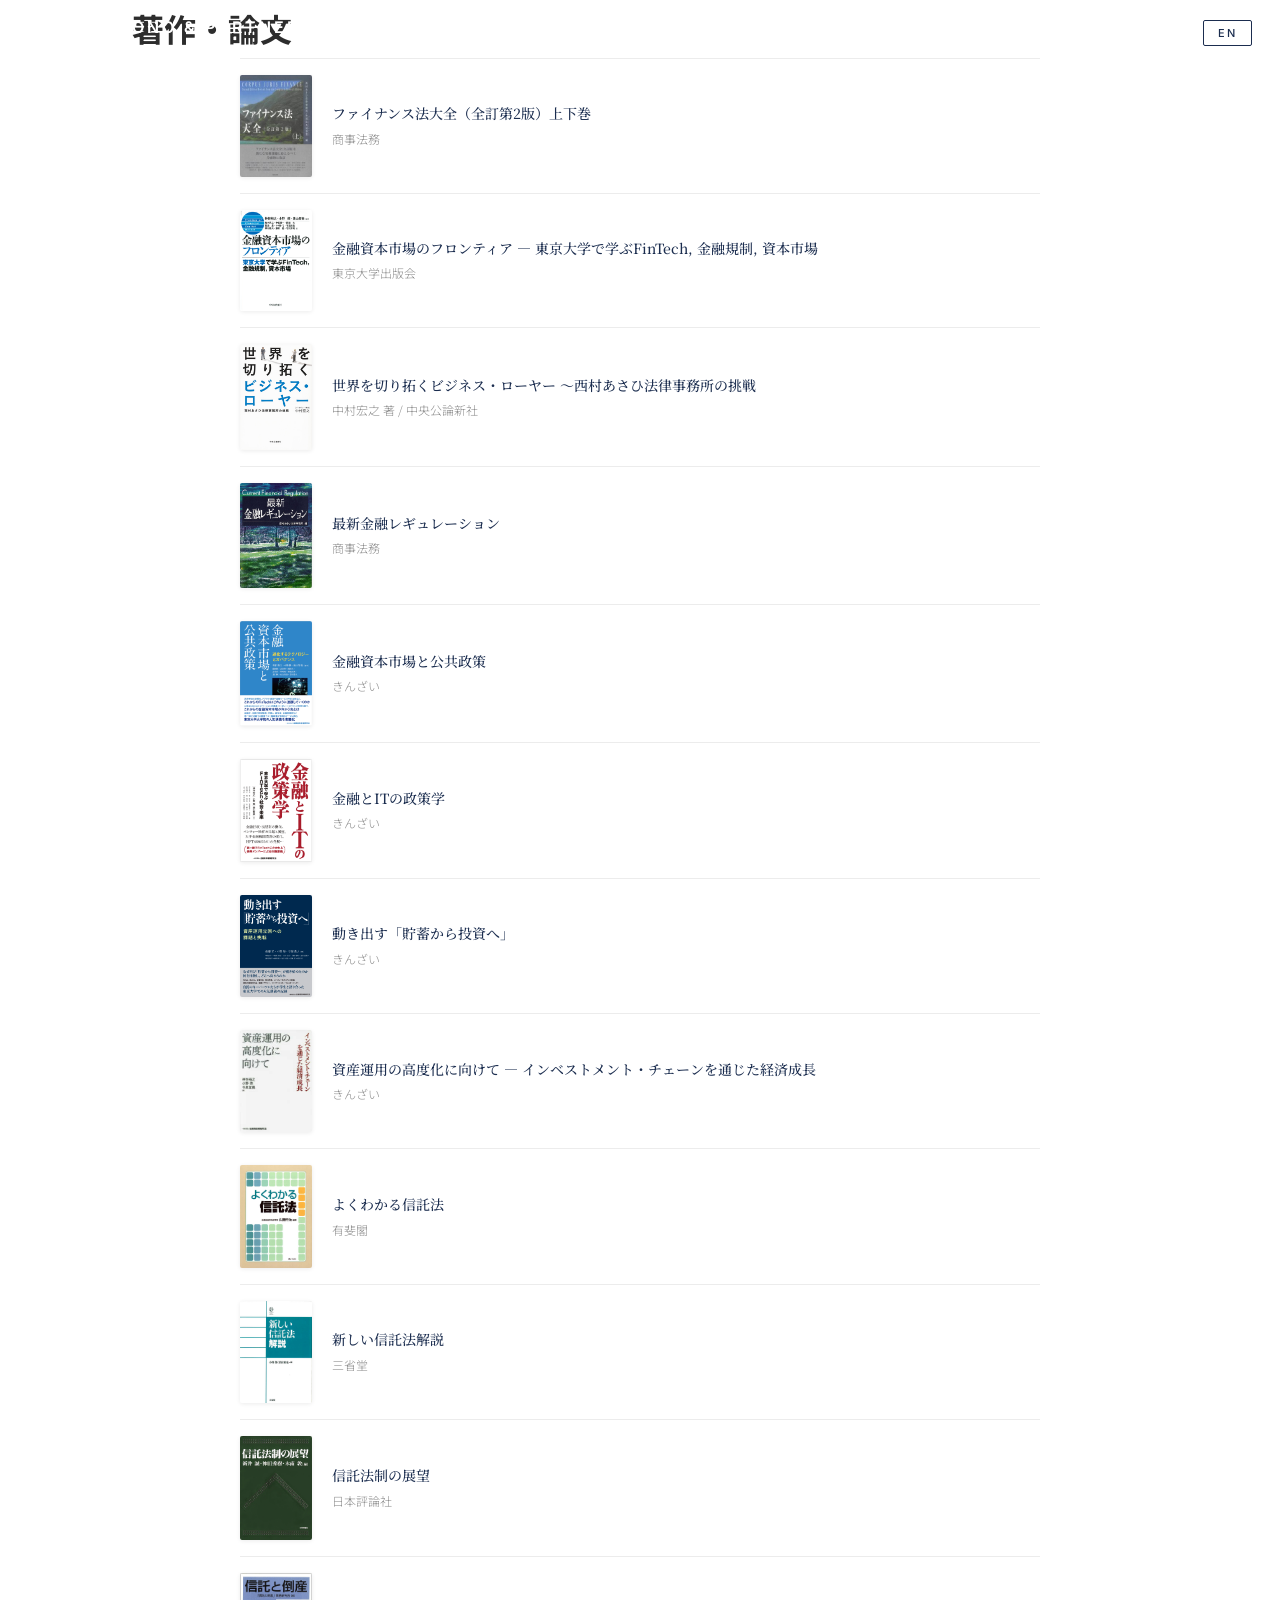
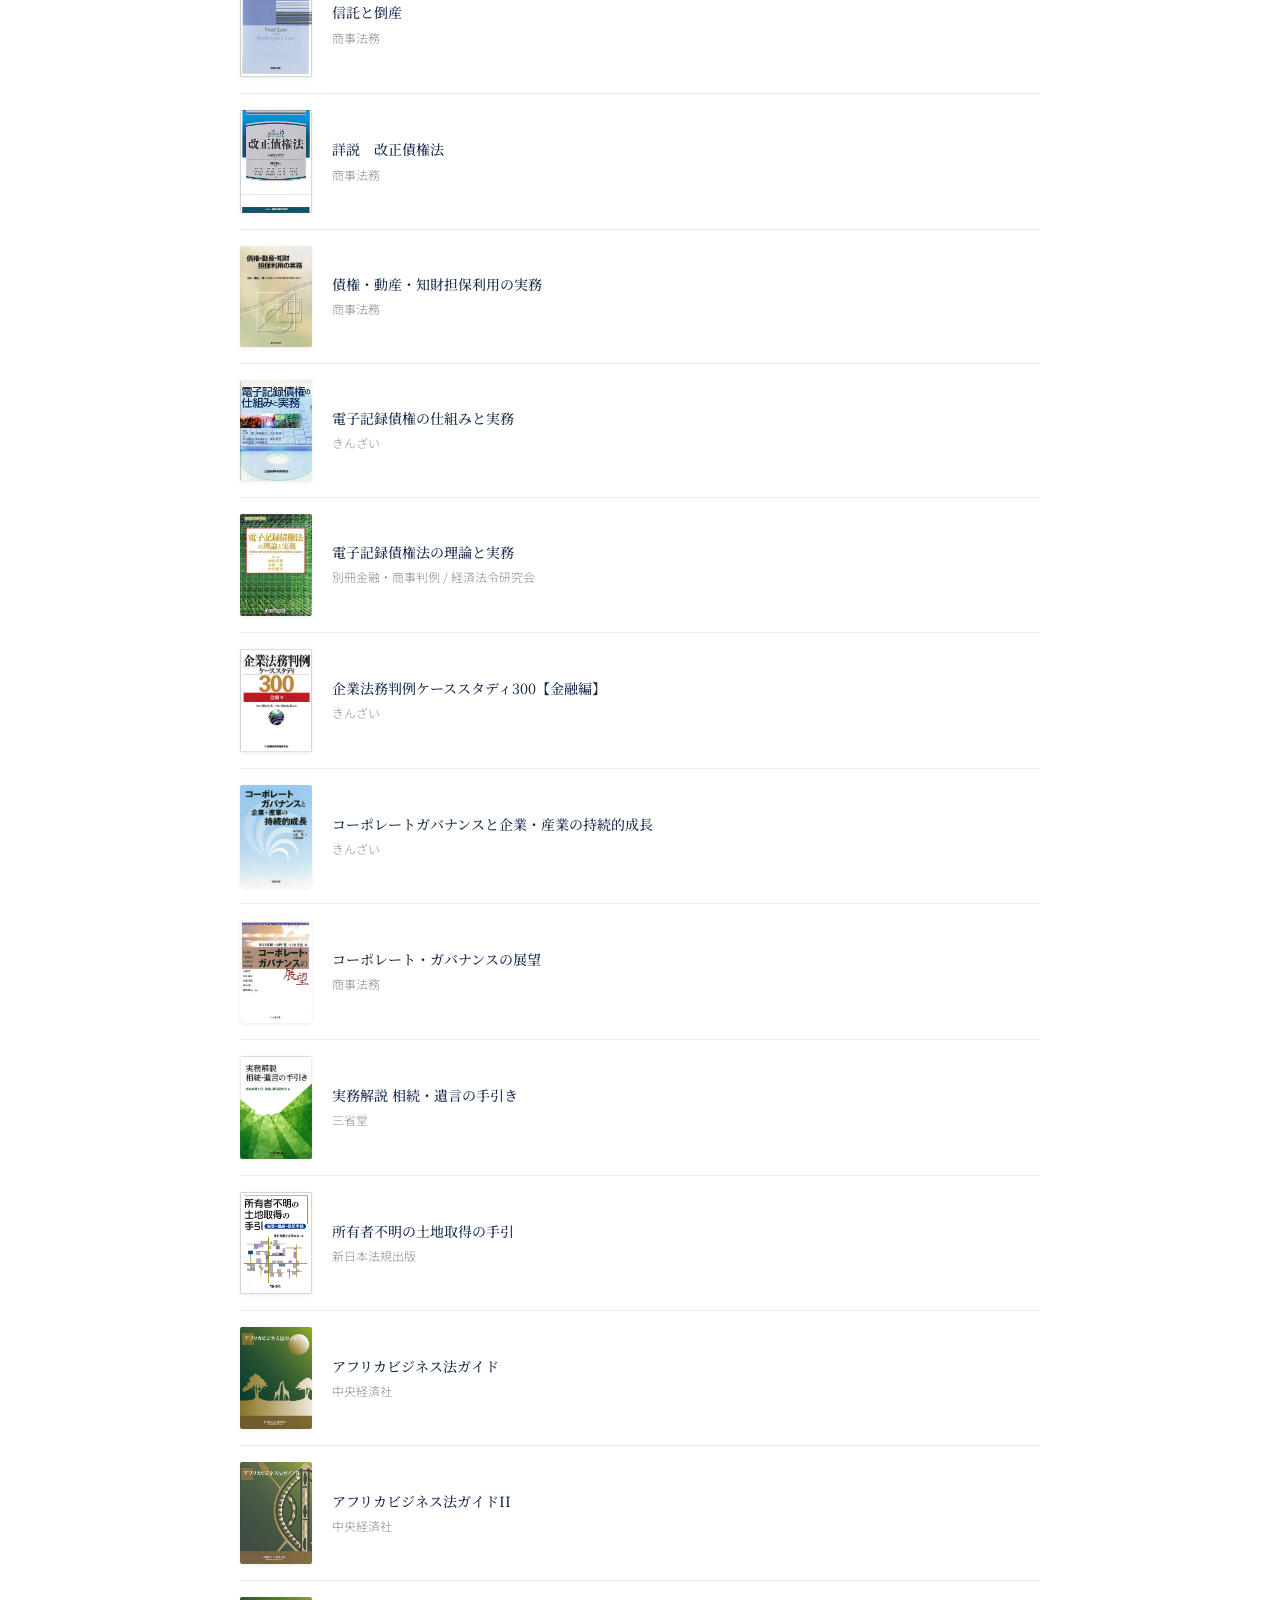
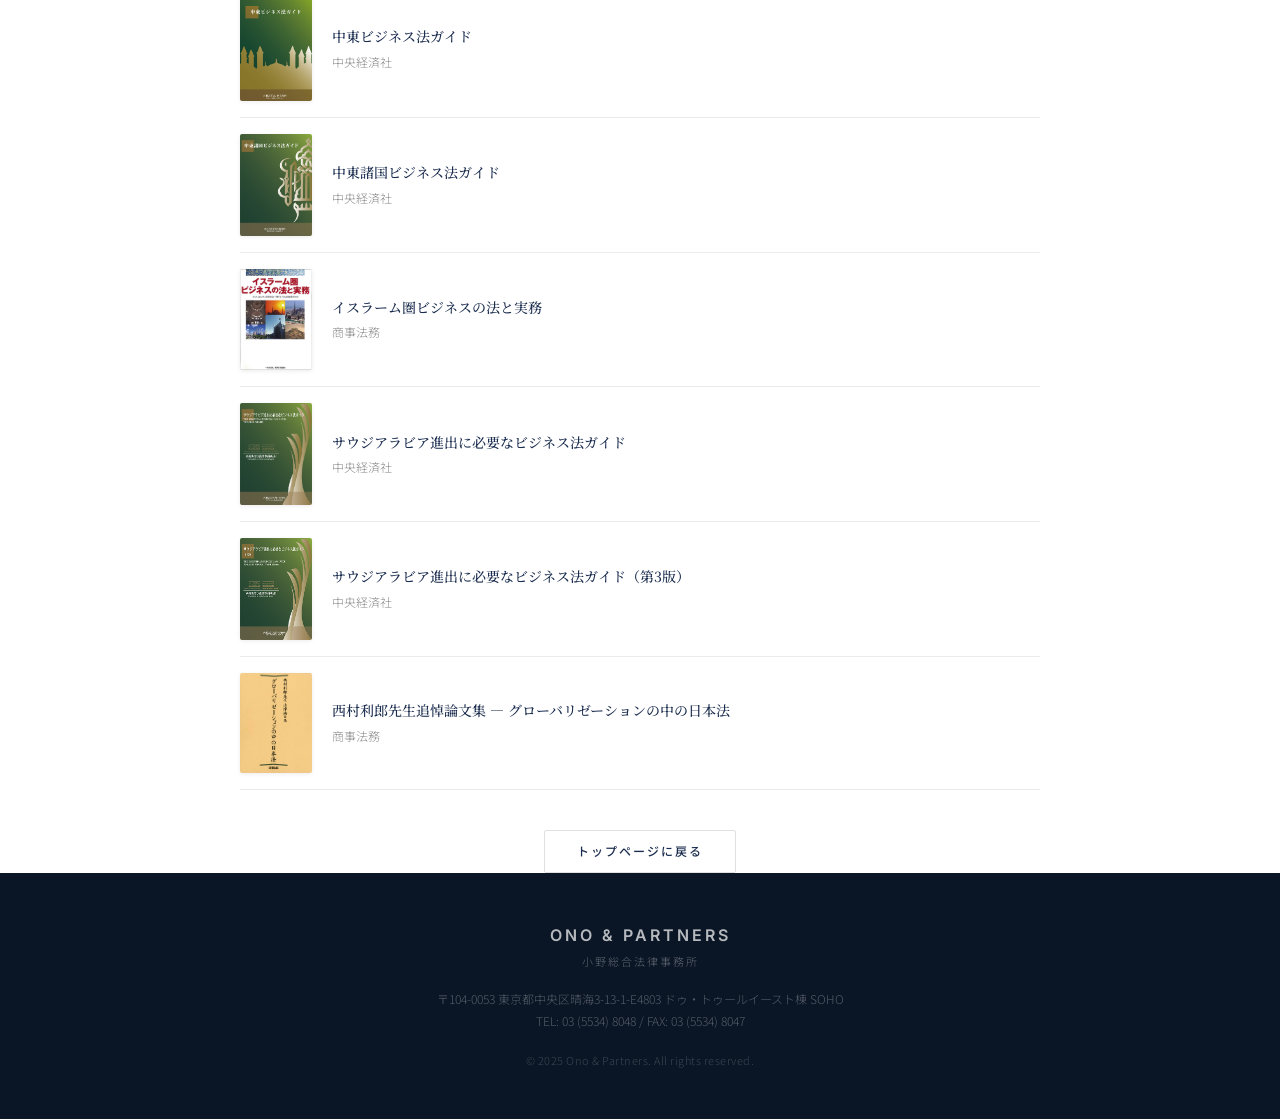
<file: publications.html>
<!DOCTYPE html>
<html lang="ja">
<head>
    <meta charset="UTF-8">
    <meta name="viewport" content="width=device-width, initial-scale=1.0">
    <title>著作・論文 | 小野総合法律事務所 — Ono & Partners</title>
    <meta name="description" content="小野総合法律事務所 代表弁護士 小野傑の著作・論文一覧。金融法務、信託法、コーポレートガバナンス等に関する書籍・論文。">
    <link rel="preconnect" href="https://fonts.googleapis.com">
    <link rel="preconnect" href="https://fonts.gstatic.com" crossorigin>
    <link href="https://fonts.googleapis.com/css2?family=Noto+Serif+JP:wght@300;400;500;600;700&family=Noto+Sans+JP:wght@300;400;500;700&family=Inter:wght@300;400;500;600&display=swap" rel="stylesheet">
    <link rel="stylesheet" href="style.css">
</head>
<body>

    <!-- 言語切替 -->
    <button class="lang-toggle" id="lang-toggle" title="Switch Language">EN</button>

    <!-- ナビゲーション -->
    <nav id="nav">
        <div class="nav-inner">
            <a href="index.html#top" class="nav-logo">
                <span class="nav-logo-main">ONO & PARTNERS</span>
                <span class="nav-logo-sub" data-ja="小野総合法律事務所" data-en="Ono & Partners">小野総合法律事務所</span>
            </a>
            <button class="nav-toggle" id="nav-toggle" aria-label="Menu">
                <span></span><span></span><span></span>
            </button>
            <ul class="nav-links" id="nav-links">
                <li><a href="index.html#top">Top</a></li>
                <li><a href="index.html#profile">Profile</a></li>
                <li><a href="index.html#practice">Practice</a></li>
                <li><a href="index.html#publications">Publications</a></li>
                <li><a href="index.html#awards">Awards</a></li>
                <li><a href="index.html#office">Office</a></li>
                <li><a href="index.html#offtheclock">Off the Clock</a></li>
                <li><a href="index.html#contact">Contact</a></li>
            </ul>
        </div>
    </nav>

    <!-- Detail Header -->
    <div class="detail-header">
        <div class="container">
            <h1 data-ja="著作・論文" data-en="Publications">著作・論文</h1>
        </div>
    </div>

    <!-- Detail Body -->
    <div class="detail-body">
        <div class="container">
            <div class="publications-list-new">

                <!-- 1 -->
                <div class="pub-row">
                    <div class="pub-thumb"><img src="images/book-finance-new.jpg" alt="ファイナンス法大全（全訂第2版）上下巻"></div>
                    <div class="pub-text">
                        <h3 data-ja="ファイナンス法大全（全訂第2版）上下巻" data-en="Finance Law Compendium (Fully Revised 2nd Edition) Volumes I & II">ファイナンス法大全（全訂第2版）上下巻</h3>
                        <p class="pub-publisher" data-ja="商事法務" data-en="Shoji Homu">商事法務</p>
                    </div>
                </div>

                <!-- 2 -->
                <div class="pub-row">
                    <div class="pub-thumb"><img src="images/book-fintech-frontier.png" alt="金融資本市場のフロンティア"></div>
                    <div class="pub-text">
                        <h3 data-ja="金融資本市場のフロンティア ― 東京大学で学ぶFinTech, 金融規制, 資本市場" data-en="Frontier of Financial Capital Markets — Learning FinTech, Financial Regulation, and Capital Markets at the University of Tokyo">金融資本市場のフロンティア ― 東京大学で学ぶFinTech, 金融規制, 資本市場</h3>
                        <p class="pub-publisher" data-ja="東京大学出版会" data-en="University of Tokyo Press">東京大学出版会</p>
                    </div>
                </div>

                <!-- 3 -->
                <div class="pub-row">
                    <div class="pub-thumb"><img src="images/book-business-lawyer-new.jpg" alt="世界を切り拓くビジネス・ローヤー"></div>
                    <div class="pub-text">
                        <h3 data-ja="世界を切り拓くビジネス・ローヤー ～西村あさひ法律事務所の挑戦" data-en="Business Lawyers Pioneering the World — The Challenge of Nishimura & Asahi">世界を切り拓くビジネス・ローヤー ～西村あさひ法律事務所の挑戦</h3>
                        <p class="pub-publisher" data-ja="中村宏之 著 / 中央公論新社" data-en="By Hiroyuki Nakamura / Chuokoron-Shinsha">中村宏之 著 / 中央公論新社</p>
                    </div>
                </div>

                <!-- 4 -->
                <div class="pub-row">
                    <div class="pub-thumb"><img src="images/book-regulation.jpg" alt="最新金融レギュレーション"></div>
                    <div class="pub-text">
                        <h3 data-ja="最新金融レギュレーション" data-en="Latest Financial Regulation">最新金融レギュレーション</h3>
                        <p class="pub-publisher" data-ja="商事法務" data-en="Shoji Homu">商事法務</p>
                    </div>
                </div>

                <!-- 5 -->
                <div class="pub-row">
                    <div class="pub-thumb"><img src="images/book-capital-policy.jpg" alt="金融資本市場と公共政策"></div>
                    <div class="pub-text">
                        <h3 data-ja="金融資本市場と公共政策" data-en="Financial Capital Markets and Public Policy">金融資本市場と公共政策</h3>
                        <p class="pub-publisher" data-ja="きんざい" data-en="Kinzai">きんざい</p>
                    </div>
                </div>

                <!-- 6 -->
                <div class="pub-row">
                    <div class="pub-thumb"><img src="images/book-finance-it.jpg" alt="金融とITの政策学"></div>
                    <div class="pub-text">
                        <h3 data-ja="金融とITの政策学" data-en="Policy Studies in Finance and IT">金融とITの政策学</h3>
                        <p class="pub-publisher" data-ja="きんざい" data-en="Kinzai">きんざい</p>
                    </div>
                </div>

                <!-- 7 -->
                <div class="pub-row">
                    <div class="pub-thumb"><img src="images/book-savings-invest.jpg" alt="動き出す「貯蓄から投資へ」"></div>
                    <div class="pub-text">
                        <h3 data-ja="動き出す「貯蓄から投資へ」" data-en="The Shift from Savings to Investment Begins">動き出す「貯蓄から投資へ」</h3>
                        <p class="pub-publisher" data-ja="きんざい" data-en="Kinzai">きんざい</p>
                    </div>
                </div>

                <!-- 8 -->
                <div class="pub-row">
                    <div class="pub-thumb"><img src="images/book-investment-chain.jpg" alt="資産運用の高度化に向けて"></div>
                    <div class="pub-text">
                        <h3 data-ja="資産運用の高度化に向けて ― インベストメント・チェーンを通じた経済成長" data-en="Toward Sophisticated Asset Management — Economic Growth Through the Investment Chain">資産運用の高度化に向けて ― インベストメント・チェーンを通じた経済成長</h3>
                        <p class="pub-publisher" data-ja="きんざい" data-en="Kinzai">きんざい</p>
                    </div>
                </div>

                <!-- 9 -->
                <div class="pub-row">
                    <div class="pub-thumb"><img src="images/book-trust-law.jpg" alt="よくわかる信託法"></div>
                    <div class="pub-text">
                        <h3 data-ja="よくわかる信託法" data-en="Understanding Trust Law">よくわかる信託法</h3>
                        <p class="pub-publisher" data-ja="有斐閣" data-en="Yuhikaku">有斐閣</p>
                    </div>
                </div>

                <!-- 10 -->
                <div class="pub-row">
                    <div class="pub-thumb"><img src="images/book-new-trust.jpg" alt="新しい信託法解説"></div>
                    <div class="pub-text">
                        <h3 data-ja="新しい信託法解説" data-en="Commentary on the New Trust Law">新しい信託法解説</h3>
                        <p class="pub-publisher" data-ja="三省堂" data-en="Sanseido">三省堂</p>
                    </div>
                </div>

                <!-- 11 -->
                <div class="pub-row">
                    <div class="pub-thumb"><img src="images/book-trust-outlook.jpg" alt="信託法制の展望"></div>
                    <div class="pub-text">
                        <h3 data-ja="信託法制の展望" data-en="Prospects of Trust Law System">信託法制の展望</h3>
                        <p class="pub-publisher" data-ja="日本評論社" data-en="Nihon Hyoronsha">日本評論社</p>
                    </div>
                </div>

                <!-- 12 -->
                <div class="pub-row">
                    <div class="pub-thumb"><img src="images/book-trust-insolvency.jpg" alt="信託と倒産"></div>
                    <div class="pub-text">
                        <h3 data-ja="信託と倒産" data-en="Trust and Insolvency">信託と倒産</h3>
                        <p class="pub-publisher" data-ja="商事法務" data-en="Shoji Homu">商事法務</p>
                    </div>
                </div>

                <!-- 13 -->
                <div class="pub-row">
                    <div class="pub-thumb"><img src="images/book-revised-obligations.jpg" alt="詳説　改正債権法"></div>
                    <div class="pub-text">
                        <h3 data-ja="詳説　改正債権法" data-en="Detailed Explanation of the Revised Obligation Law">詳説　改正債権法</h3>
                        <p class="pub-publisher" data-ja="商事法務" data-en="Shoji Homu">商事法務</p>
                    </div>
                </div>

                <!-- 14 -->
                <div class="pub-row">
                    <div class="pub-thumb"><img src="images/book-collateral.jpg" alt="債権・動産・知財担保利用の実務"></div>
                    <div class="pub-text">
                        <h3 data-ja="債権・動産・知財担保利用の実務" data-en="Practice of Using Claims, Movable Property, and IP as Collateral">債権・動産・知財担保利用の実務</h3>
                        <p class="pub-publisher" data-ja="商事法務" data-en="Shoji Homu">商事法務</p>
                    </div>
                </div>

                <!-- 15 -->
                <div class="pub-row">
                    <div class="pub-thumb"><img src="images/book-electronic-claims1.jpg" alt="電子記録債権の仕組みと実務"></div>
                    <div class="pub-text">
                        <h3 data-ja="電子記録債権の仕組みと実務" data-en="Structure and Practice of Electronically Recorded Claims">電子記録債権の仕組みと実務</h3>
                        <p class="pub-publisher" data-ja="きんざい" data-en="Kinzai">きんざい</p>
                    </div>
                </div>

                <!-- 16 -->
                <div class="pub-row">
                    <div class="pub-thumb"><img src="images/book-electronic-claims2.jpg" alt="電子記録債権法の理論と実務"></div>
                    <div class="pub-text">
                        <h3 data-ja="電子記録債権法の理論と実務" data-en="Theory and Practice of the Electronically Recorded Claims Act">電子記録債権法の理論と実務</h3>
                        <p class="pub-publisher" data-ja="別冊金融・商事判例 / 経済法令研究会" data-en="Bessatsu Kinyu Shoji Hanrei / Keizai Horei Kenkyukai">別冊金融・商事判例 / 経済法令研究会</p>
                    </div>
                </div>

                <!-- 17 -->
                <div class="pub-row">
                    <div class="pub-thumb"><img src="images/book-casestudy.jpg" alt="企業法務判例ケーススタディ300【金融編】"></div>
                    <div class="pub-text">
                        <h3 data-ja="企業法務判例ケーススタディ300【金融編】" data-en="300 Corporate Legal Case Studies — Finance Edition">企業法務判例ケーススタディ300【金融編】</h3>
                        <p class="pub-publisher" data-ja="きんざい" data-en="Kinzai">きんざい</p>
                    </div>
                </div>

                <!-- 18 -->
                <div class="pub-row">
                    <div class="pub-thumb"><img src="images/book-cg-growth.jpg" alt="コーポレートガバナンスと企業・産業の持続的成長"></div>
                    <div class="pub-text">
                        <h3 data-ja="コーポレートガバナンスと企業・産業の持続的成長" data-en="Corporate Governance and Sustainable Growth of Companies and Industries">コーポレートガバナンスと企業・産業の持続的成長</h3>
                        <p class="pub-publisher" data-ja="きんざい" data-en="Kinzai">きんざい</p>
                    </div>
                </div>

                <!-- 19 -->
                <div class="pub-row">
                    <div class="pub-thumb"><img src="images/book-cg-outlook.jpg" alt="コーポレート・ガバナンスの展望"></div>
                    <div class="pub-text">
                        <h3 data-ja="コーポレート・ガバナンスの展望" data-en="Prospects of Corporate Governance">コーポレート・ガバナンスの展望</h3>
                        <p class="pub-publisher" data-ja="商事法務" data-en="Shoji Homu">商事法務</p>
                    </div>
                </div>

                <!-- 20 -->
                <div class="pub-row">
                    <div class="pub-thumb"><img src="images/book-inheritance.jpg" alt="実務解説 相続・遺言の手引き"></div>
                    <div class="pub-text">
                        <h3 data-ja="実務解説 相続・遺言の手引き" data-en="Practical Guide to Inheritance and Wills">実務解説 相続・遺言の手引き</h3>
                        <p class="pub-publisher" data-ja="三省堂" data-en="Sanseido">三省堂</p>
                    </div>
                </div>

                <!-- 21 -->
                <div class="pub-row">
                    <div class="pub-thumb"><img src="images/book-land.jpg" alt="所有者不明の土地取得の手引"></div>
                    <div class="pub-text">
                        <h3 data-ja="所有者不明の土地取得の手引" data-en="Guide to Acquisition of Land with Unknown Owners">所有者不明の土地取得の手引</h3>
                        <p class="pub-publisher" data-ja="新日本法規出版" data-en="Shin Nihon Hoki Shuppan">新日本法規出版</p>
                    </div>
                </div>

                <!-- 22 -->
                <div class="pub-row">
                    <div class="pub-thumb"><img src="images/book-africa1.jpg" alt="アフリカビジネス法ガイド"></div>
                    <div class="pub-text">
                        <h3 data-ja="アフリカビジネス法ガイド" data-en="Africa Business Law Guide">アフリカビジネス法ガイド</h3>
                        <p class="pub-publisher" data-ja="中央経済社" data-en="Chuokeizai-sha">中央経済社</p>
                    </div>
                </div>

                <!-- 23 -->
                <div class="pub-row">
                    <div class="pub-thumb"><img src="images/book-africa2.jpg" alt="アフリカビジネス法ガイドII"></div>
                    <div class="pub-text">
                        <h3 data-ja="アフリカビジネス法ガイドII" data-en="Africa Business Law Guide II">アフリカビジネス法ガイドII</h3>
                        <p class="pub-publisher" data-ja="中央経済社" data-en="Chuokeizai-sha">中央経済社</p>
                    </div>
                </div>

                <!-- 24 -->
                <div class="pub-row">
                    <div class="pub-thumb"><img src="images/book-mideast1.jpg" alt="中東ビジネス法ガイド"></div>
                    <div class="pub-text">
                        <h3 data-ja="中東ビジネス法ガイド" data-en="Middle East Business Law Guide">中東ビジネス法ガイド</h3>
                        <p class="pub-publisher" data-ja="中央経済社" data-en="Chuokeizai-sha">中央経済社</p>
                    </div>
                </div>

                <!-- 25 -->
                <div class="pub-row">
                    <div class="pub-thumb"><img src="images/book-mideast2.jpg" alt="中東諸国ビジネス法ガイド"></div>
                    <div class="pub-text">
                        <h3 data-ja="中東諸国ビジネス法ガイド" data-en="Middle East Countries Business Law Guide">中東諸国ビジネス法ガイド</h3>
                        <p class="pub-publisher" data-ja="中央経済社" data-en="Chuokeizai-sha">中央経済社</p>
                    </div>
                </div>

                <!-- 26 -->
                <div class="pub-row">
                    <div class="pub-thumb"><img src="images/book-islam.jpg" alt="イスラーム圏ビジネスの法と実務"></div>
                    <div class="pub-text">
                        <h3 data-ja="イスラーム圏ビジネスの法と実務" data-en="Law and Practice of Business in the Islamic World">イスラーム圏ビジネスの法と実務</h3>
                        <p class="pub-publisher" data-ja="商事法務" data-en="Shoji Homu">商事法務</p>
                    </div>
                </div>

                <!-- 27 -->
                <div class="pub-row">
                    <div class="pub-thumb"><img src="images/book-saudi1.jpg" alt="サウジアラビア進出に必要なビジネス法ガイド"></div>
                    <div class="pub-text">
                        <h3 data-ja="サウジアラビア進出に必要なビジネス法ガイド" data-en="Business Law Guide for Entering Saudi Arabia">サウジアラビア進出に必要なビジネス法ガイド</h3>
                        <p class="pub-publisher" data-ja="中央経済社" data-en="Chuokeizai-sha">中央経済社</p>
                    </div>
                </div>

                <!-- 28 -->
                <div class="pub-row">
                    <div class="pub-thumb"><img src="images/book-saudi3.jpg" alt="サウジアラビア進出に必要なビジネス法ガイド（第3版）"></div>
                    <div class="pub-text">
                        <h3 data-ja="サウジアラビア進出に必要なビジネス法ガイド（第3版）" data-en="Business Law Guide for Entering Saudi Arabia (3rd Edition)">サウジアラビア進出に必要なビジネス法ガイド（第3版）</h3>
                        <p class="pub-publisher" data-ja="中央経済社" data-en="Chuokeizai-sha">中央経済社</p>
                    </div>
                </div>

                <!-- 29 -->
                <div class="pub-row">
                    <div class="pub-thumb"><img src="images/book-nishimura-memorial.jpg" alt="西村利郎先生追悼論文集"></div>
                    <div class="pub-text">
                        <h3 data-ja="西村利郎先生追悼論文集 ― グローバリゼーションの中の日本法" data-en="Memorial Essays for Professor Toshiro Nishimura — Japanese Law in Globalization">西村利郎先生追悼論文集 ― グローバリゼーションの中の日本法</h3>
                        <p class="pub-publisher" data-ja="商事法務" data-en="Shoji Homu">商事法務</p>
                    </div>
                </div>

            </div>

            <!-- Back Button -->
            <div class="more-details-wrap">
                <a href="index.html#publications" class="btn-more" data-ja="トップページに戻る" data-en="Back to Top Page">トップページに戻る</a>
            </div>
        </div>
    </div>

    <!-- フッター -->
    <footer class="footer">
        <div class="container">
            <div class="footer-inner">
                <div class="footer-brand">
                    <p class="footer-logo">ONO & PARTNERS</p>
                    <p class="footer-name-jp">小野総合法律事務所</p>
                </div>
                <div class="footer-info">
                    <p>〒104-0053 東京都中央区晴海3-13-1-E4803 ドゥ・トゥールイースト棟 SOHO</p>
                    <p>TEL: 03 (5534) 8048 / FAX: 03 (5534) 8047</p>
                </div>
                <p class="footer-copy">&copy; 2025 Ono & Partners. All rights reserved.</p>
            </div>
        </div>
    </footer>

    <script src="app.js"></script>
</body>
</html>
</file>
<file: style.css>
/* ========== Base ========== */
*, *::before, *::after { margin: 0; padding: 0; box-sizing: border-box; }

:root {
    --navy: #1B2D4F;
    --navy-dark: #0F1D33;
    --navy-light: #2A4270;
    --accent: #8B7355;
    --accent-light: #A89070;
    --white: #FFFFFF;
    --bg: #FAFAFA;
    --bg-alt: #F2F3F5;
    --text: #2D2D2D;
    --text-light: #5A5A5A;
    --text-muted: #8C8C8C;
    --border: #E0E0E0;
    --border-light: #ECECEC;
    --font-main: 'Noto Sans JP', 'Hiragino Sans', 'Meiryo', sans-serif;
    --font-heading: 'Noto Serif JP', 'Hiragino Mincho ProN', 'Yu Mincho', serif;
    --font-en: 'Inter', 'Noto Sans JP', sans-serif;
}

html {
    scroll-behavior: smooth;
    font-size: 16px;
}

body {
    font-family: var(--font-main);
    color: var(--text);
    background: var(--white);
    -webkit-font-smoothing: antialiased;
    line-height: 1.8;
    font-weight: 300;
}

.container {
    max-width: 1080px;
    margin: 0 auto;
    padding: 0 32px;
}

img { max-width: 100%; height: auto; display: block; }

a { color: var(--navy); text-decoration: none; transition: color 0.3s; }
a:hover { color: var(--accent); }

/* ========== Language Toggle ========== */
.lang-toggle {
    position: fixed;
    top: 20px;
    right: 28px;
    z-index: 1100;
    background: transparent;
    color: var(--navy);
    border: 1px solid var(--navy);
    font-family: var(--font-en);
    font-size: 11px;
    font-weight: 500;
    letter-spacing: 2px;
    padding: 5px 14px;
    border-radius: 2px;
    cursor: pointer;
    transition: all 0.3s;
}

.lang-toggle:hover {
    background: var(--navy);
    color: var(--white);
}

.lang-toggle.on-hero {
    color: var(--white);
    border-color: rgba(255,255,255,0.5);
}

.lang-toggle.on-hero:hover {
    background: rgba(255,255,255,0.15);
    border-color: var(--white);
    color: var(--white);
}

/* ========== Navigation ========== */
#nav {
    position: fixed;
    top: 0; left: 0; right: 0;
    z-index: 1000;
    background: transparent;
    transition: background 0.4s, border-color 0.4s, box-shadow 0.4s;
    border-bottom: 1px solid transparent;
}

#nav.scrolled {
    background: rgba(255,255,255,0.97);
    backdrop-filter: blur(10px);
    -webkit-backdrop-filter: blur(10px);
    border-bottom-color: var(--border-light);
    box-shadow: 0 1px 8px rgba(0,0,0,0.04);
}

.nav-inner {
    max-width: 1080px;
    margin: 0 auto;
    padding: 0 32px;
    display: flex;
    align-items: center;
    justify-content: space-between;
    height: 72px;
}

.nav-logo {
    display: flex;
    flex-direction: column;
}

.nav-logo-main {
    font-family: var(--font-en);
    font-size: 16px;
    font-weight: 600;
    letter-spacing: 3px;
    color: var(--white);
    transition: color 0.4s;
}

#nav.scrolled .nav-logo-main {
    color: var(--navy);
}

.nav-logo-sub {
    font-size: 10px;
    letter-spacing: 1px;
    color: rgba(255,255,255,0.6);
    transition: color 0.4s;
}

#nav.scrolled .nav-logo-sub {
    color: var(--text-muted);
}

.nav-links {
    list-style: none;
    display: flex;
    gap: 28px;
}

.nav-links a {
    font-family: var(--font-en);
    font-size: 12px;
    font-weight: 400;
    letter-spacing: 1.5px;
    text-transform: uppercase;
    color: rgba(255,255,255,0.75);
    transition: color 0.3s;
}

#nav.scrolled .nav-links a {
    color: var(--text-light);
}

.nav-links a:hover {
    color: var(--white);
}

#nav.scrolled .nav-links a:hover {
    color: var(--navy);
}

/* ハンバーガー */
.nav-toggle {
    display: none;
    flex-direction: column;
    gap: 5px;
    background: none;
    border: none;
    cursor: pointer;
    padding: 4px;
}

.nav-toggle span {
    width: 22px;
    height: 1.5px;
    background: var(--white);
    transition: transform 0.3s, opacity 0.3s, background 0.4s;
}

#nav.scrolled .nav-toggle span {
    background: var(--navy);
}

.nav-toggle.open span:nth-child(1) { transform: translateY(6.5px) rotate(45deg); }
.nav-toggle.open span:nth-child(2) { opacity: 0; }
.nav-toggle.open span:nth-child(3) { transform: translateY(-6.5px) rotate(-45deg); }

/* ========== Hero ========== */
.hero {
    position: relative;
    min-height: 100vh;
    min-height: 100dvh;
    display: flex;
    align-items: center;
    background: var(--navy-dark);
}

.hero-overlay {
    position: absolute;
    inset: 0;
    background: linear-gradient(
        160deg,
        #0A1525 0%,
        #142238 25%,
        #1B2D4F 50%,
        #2A3A52 75%,
        #3A4A5E 100%
    );
}

.hero-overlay::before {
    content: "";
    position: absolute;
    inset: 0;
    background: url("data:image/svg+xml,%3Csvg width='60' height='60' viewBox='0 0 60 60' xmlns='http://www.w3.org/2000/svg'%3E%3Cg fill='none' fill-rule='evenodd'%3E%3Cg fill='%23ffffff' fill-opacity='0.015'%3E%3Cpath d='M36 34v-4h-2v4h-4v2h4v4h2v-4h4v-2h-4zm0-30V0h-2v4h-4v2h4v4h2V6h4V4h-4zM6 34v-4H4v4H0v2h4v4h2v-4h4v-2H6zM6 4V0H4v4H0v2h4v4h2V6h4V4H6z'/%3E%3C/g%3E%3C/g%3E%3C/svg%3E");
    opacity: 1;
}

.hero-content {
    position: relative;
    z-index: 1;
    max-width: 1080px;
    margin: 0 auto;
    padding: 0 32px;
    width: 100%;
}

.hero-label {
    font-size: 13px;
    font-weight: 400;
    letter-spacing: 4px;
    color: var(--accent-light);
    margin-bottom: 16px;
}

.hero-name {
    margin-bottom: 28px;
}

.hero-name-jp {
    display: block;
    font-family: var(--font-heading);
    font-size: clamp(40px, 8vw, 68px);
    font-weight: 600;
    letter-spacing: 20px;
    color: var(--white);
    margin-bottom: 8px;
    line-height: 1.2;
}

.hero-former {
    font-size: 14px;
    font-weight: 300;
    letter-spacing: 2px;
    color: rgba(255,255,255,0.5);
    margin-bottom: 28px;
}

.hero-name-en {
    display: block;
    font-family: var(--font-en);
    font-size: clamp(16px, 3vw, 22px);
    font-weight: 300;
    letter-spacing: 4px;
    text-transform: uppercase;
    color: rgba(255,255,255,0.5);
}

.hero-desc {
    font-size: 15px;
    line-height: 2;
    color: rgba(255,255,255,0.7);
    max-width: 640px;
    margin-bottom: 40px;
}

.hero-cta {
    display: inline-block;
    font-size: 13px;
    font-weight: 500;
    letter-spacing: 2px;
    color: var(--white);
    padding: 14px 40px;
    border: 1px solid rgba(255,255,255,0.4);
    border-radius: 2px;
    transition: all 0.3s;
}

.hero-cta:hover {
    background: rgba(255,255,255,0.1);
    border-color: var(--white);
    color: var(--white);
}

/* ========== Sections ========== */
.section {
    padding: 100px 0;
}

.section-alt {
    background: var(--bg-alt);
}

.section-dark {
    background: var(--navy-dark);
}

.section-title {
    font-family: var(--font-heading);
    font-size: clamp(24px, 4vw, 32px);
    font-weight: 500;
    letter-spacing: 4px;
    text-align: center;
    color: var(--navy);
    margin-bottom: 12px;
}

.section-title.light {
    color: var(--white);
}

.section-title::after {
    content: "";
    display: block;
    width: 40px;
    height: 2px;
    background: var(--accent);
    margin: 20px auto 48px;
}

.section-intro {
    text-align: center;
    color: var(--text-light);
    font-size: 15px;
    max-width: 680px;
    margin: -20px auto 56px;
    line-height: 2;
}

.section-intro.light {
    color: rgba(255,255,255,0.65);
}

/* ========== More Details Button ========== */
.more-details-wrap {
    text-align: center;
    margin-top: 40px;
}

.btn-more {
    display: inline-block;
    font-family: var(--font-en);
    font-size: 12px;
    font-weight: 500;
    letter-spacing: 2px;
    text-transform: uppercase;
    color: var(--navy);
    padding: 10px 32px;
    border: 1px solid var(--border);
    border-radius: 2px;
    transition: all 0.3s;
}

.btn-more:hover {
    background: var(--navy);
    color: var(--white);
    border-color: var(--navy);
}

.section-sub {
    text-align: center;
    color: var(--text-muted);
    font-size: 13px;
    max-width: 680px;
    margin: -12px auto 48px;
    line-height: 2;
}

.section-note {
    text-align: center;
    color: var(--text-muted);
    font-size: 13px;
    margin-top: 40px;
}

/* ========== Profile ========== */
.profile-layout {
    display: grid;
    grid-template-columns: 300px 1fr;
    gap: 56px;
    align-items: start;
}

.profile-photo img {
    border-radius: 4px;
    box-shadow: 0 8px 32px rgba(0,0,0,0.10);
}

.profile-name {
    font-family: var(--font-heading);
    font-size: 30px;
    font-weight: 600;
    letter-spacing: 6px;
    color: var(--navy);
    margin-bottom: 8px;
    line-height: 1.4;
}

.profile-name small {
    display: block;
    font-size: 13px;
    font-weight: 300;
    color: var(--text-muted);
    letter-spacing: 2px;
}

.profile-title {
    font-size: 14px;
    color: var(--text-light);
    margin-bottom: 4px;
    line-height: 1.6;
}

.profile-bio {
    margin-top: 24px;
    padding-top: 24px;
    border-top: 1px solid var(--border);
}

.profile-bio p {
    font-size: 14px;
    line-height: 2;
    color: var(--text);
    margin-bottom: 12px;
}

.profile-details {
    margin-top: 32px;
}

.detail-group {
    margin-bottom: 24px;
}

.detail-group h4 {
    font-family: var(--font-en);
    font-size: 12px;
    font-weight: 600;
    letter-spacing: 2px;
    text-transform: uppercase;
    color: var(--accent);
    margin-bottom: 10px;
    padding-bottom: 8px;
    border-bottom: 1px solid var(--border-light);
}

.detail-group ul {
    list-style: none;
}

.detail-group li {
    font-size: 13px;
    color: var(--text);
    line-height: 1.8;
    padding-left: 16px;
    position: relative;
}

.detail-group li::before {
    content: "";
    position: absolute;
    left: 0;
    top: 10px;
    width: 6px;
    height: 1px;
    background: var(--accent-light);
}

/* ========== Practice Areas ========== */
.practice-grid {
    display: grid;
    grid-template-columns: repeat(3, 1fr);
    gap: 24px;
}

.practice-card {
    background: var(--white);
    border: 1px solid var(--border-light);
    border-radius: 4px;
    padding: 32px 28px;
    transition: box-shadow 0.3s, border-color 0.3s;
}

.practice-card:hover {
    box-shadow: 0 4px 20px rgba(0,0,0,0.06);
    border-color: var(--accent-light);
}

.practice-icon {
    width: 36px;
    height: 36px;
    color: var(--navy);
    margin-bottom: 20px;
}

.practice-icon svg {
    width: 100%;
    height: 100%;
}

.practice-card h3 {
    font-size: 16px;
    font-weight: 500;
    color: var(--navy);
    margin-bottom: 12px;
}

.practice-card p {
    font-size: 13px;
    line-height: 1.9;
    color: var(--text-light);
}

/* ========== Publications ========== */
.publications-list {
    display: flex;
    flex-direction: column;
    gap: 24px;
}

.pub-item {
    display: flex;
    gap: 28px;
    padding: 28px;
    border: 1px solid var(--border-light);
    border-radius: 4px;
    background: var(--white);
    transition: box-shadow 0.3s;
}

.pub-item:hover {
    box-shadow: 0 4px 20px rgba(0,0,0,0.06);
}

.pub-img {
    flex-shrink: 0;
    width: 160px;
}

.pub-img img {
    border-radius: 4px;
    box-shadow: 0 2px 8px rgba(0,0,0,0.08);
}

.pub-badge {
    display: inline-block;
    font-size: 10px;
    font-weight: 500;
    letter-spacing: 2px;
    text-transform: uppercase;
    color: var(--accent);
    background: rgba(139, 115, 85, 0.08);
    padding: 3px 10px;
    border-radius: 2px;
    margin-bottom: 10px;
}

.pub-info h3 {
    font-size: 17px;
    font-weight: 500;
    color: var(--navy);
    margin-bottom: 6px;
    line-height: 1.5;
}

.pub-meta {
    font-size: 13px;
    color: var(--text-muted);
    margin-bottom: 10px;
}

.pub-desc {
    font-size: 13px;
    line-height: 1.9;
    color: var(--text-light);
}

/* ========== Media ========== */
.media-list {
    display: flex;
    flex-direction: column;
    gap: 20px;
    max-width: 760px;
    margin: 0 auto;
}

.media-item {
    display: flex;
    gap: 24px;
    padding: 24px;
    background: var(--white);
    border: 1px solid var(--border-light);
    border-radius: 4px;
}

.media-year {
    flex-shrink: 0;
    width: 48px;
    font-family: var(--font-en);
    font-size: 14px;
    font-weight: 500;
    color: var(--accent);
    padding-top: 2px;
}

.media-info h3 {
    font-size: 15px;
    font-weight: 500;
    color: var(--navy);
    margin-bottom: 6px;
}

.media-info p {
    font-size: 13px;
    line-height: 1.9;
    color: var(--text-light);
}

/* ========== Office ========== */
.office-simple {
    max-width: 600px;
    margin: 0 auto;
    text-align: center;
}

.office-simple .office-details {
    text-align: left;
    max-width: 480px;
    margin: 0 auto;
}

.office-layout {
    display: grid;
    grid-template-columns: 1fr 1fr;
    gap: 48px;
    align-items: start;
}

/* ========== Off the Clock ========== */
.offtheclock-content {
    max-width: 600px;
    margin: 0 auto;
    text-align: center;
}

.offtheclock-content > p {
    font-size: 15px;
    color: var(--text-light);
    line-height: 2;
    margin-bottom: 24px;
}

.hobby-list {
    list-style: none;
    text-align: left;
    max-width: 480px;
    margin: 0 auto 24px;
}

.hobby-list li {
    font-size: 14px;
    color: var(--text);
    line-height: 1.8;
    padding: 6px 0 6px 20px;
    position: relative;
}

.hobby-list li::before {
    content: "";
    position: absolute;
    left: 0;
    top: 13px;
    width: 8px;
    height: 1px;
    background: var(--accent-light);
}

.hobby-note {
    font-size: 12px;
    color: var(--text-muted);
    font-style: italic;
}

/* ========== Contact Simple ========== */
.contact-simple {
    text-align: center;
    max-width: 500px;
    margin: 0 auto;
}

.contact-simple > p {
    font-size: 15px;
    color: rgba(255,255,255,0.65);
    line-height: 2;
    margin-bottom: 28px;
}

.contact-email-main {
    display: inline-block;
    font-family: var(--font-en);
    font-size: 20px;
    font-weight: 400;
    letter-spacing: 1px;
    color: var(--white);
    padding: 16px 40px;
    border: 1px solid rgba(255,255,255,0.3);
    border-radius: 3px;
    transition: all 0.3s;
    margin-bottom: 24px;
}

.contact-email-main:hover {
    background: rgba(255,255,255,0.08);
    border-color: var(--white);
    color: var(--white);
}

.contact-note {
    font-size: 12px;
    color: rgba(255,255,255,0.35);
}

.office-info h3 {
    font-size: 22px;
    font-weight: 500;
    color: var(--navy);
    margin-bottom: 4px;
}

.office-en {
    font-family: var(--font-en);
    font-size: 13px;
    color: var(--text-muted);
    letter-spacing: 2px;
    margin-bottom: 28px;
}

.office-details {
    display: flex;
    flex-direction: column;
    gap: 16px;
}

.office-row {
    display: flex;
    gap: 16px;
    font-size: 14px;
    line-height: 1.7;
}

.office-label {
    flex-shrink: 0;
    width: 72px;
    font-family: var(--font-en);
    font-size: 11px;
    font-weight: 600;
    letter-spacing: 2px;
    color: var(--accent);
    padding-top: 3px;
}

/* ========== Contact ========== */
.contact-layout {
    display: grid;
    grid-template-columns: 1fr 320px;
    gap: 48px;
    align-items: start;
}

.contact-form {
    background: rgba(255,255,255,0.05);
    border: 1px solid rgba(255,255,255,0.1);
    border-radius: 4px;
    padding: 32px;
}

.form-row {
    display: grid;
    grid-template-columns: 1fr 1fr;
    gap: 16px;
}

.form-group {
    margin-bottom: 20px;
}

.form-group label {
    display: block;
    font-size: 12px;
    font-weight: 400;
    color: rgba(255,255,255,0.6);
    letter-spacing: 1px;
    margin-bottom: 6px;
}

.form-group input,
.form-group textarea {
    width: 100%;
    font-family: var(--font-main);
    font-size: 14px;
    padding: 10px 14px;
    border: 1px solid rgba(255,255,255,0.15);
    border-radius: 3px;
    background: rgba(255,255,255,0.05);
    color: var(--white);
    transition: border-color 0.3s;
    line-height: 1.6;
}

.form-group input:focus,
.form-group textarea:focus {
    outline: none;
    border-color: var(--accent);
}

.form-group textarea {
    resize: vertical;
}

.form-note {
    font-size: 12px;
    color: rgba(255,255,255,0.4);
    margin-bottom: 20px;
    line-height: 1.7;
}

.btn-submit {
    display: block;
    width: 100%;
    font-family: var(--font-main);
    font-size: 14px;
    font-weight: 500;
    letter-spacing: 2px;
    color: var(--white);
    background: var(--accent);
    border: none;
    padding: 14px;
    border-radius: 3px;
    cursor: pointer;
    transition: background 0.3s;
}

.btn-submit:hover {
    background: var(--accent-light);
}

.contact-side {
    display: flex;
    flex-direction: column;
    gap: 20px;
}

.contact-card {
    background: rgba(255,255,255,0.05);
    border: 1px solid rgba(255,255,255,0.1);
    border-radius: 4px;
    padding: 28px;
}

.contact-card h3 {
    font-size: 13px;
    font-weight: 400;
    color: rgba(255,255,255,0.5);
    letter-spacing: 1px;
    margin-bottom: 12px;
}

.contact-phone {
    font-family: var(--font-en);
    font-size: 28px;
    font-weight: 300;
    color: var(--white);
    letter-spacing: 2px;
}

.contact-phone:hover {
    color: var(--accent-light);
}

.contact-hours {
    font-size: 12px;
    color: rgba(255,255,255,0.4);
    margin-top: 8px;
}

.contact-email {
    font-family: var(--font-en);
    font-size: 16px;
    font-weight: 400;
    color: var(--white);
    letter-spacing: 1px;
}

.contact-email:hover {
    color: var(--accent-light);
}

/* ========== Footer ========== */
.footer {
    background: #0A1525;
    color: rgba(255,255,255,0.5);
    padding: 48px 0;
}

.footer-inner {
    text-align: center;
}

.footer-logo {
    font-family: var(--font-en);
    font-size: 16px;
    font-weight: 600;
    letter-spacing: 3px;
    color: rgba(255,255,255,0.7);
    margin-bottom: 2px;
}

.footer-name-jp {
    font-size: 11px;
    letter-spacing: 2px;
    color: rgba(255,255,255,0.35);
    margin-bottom: 16px;
}

.footer-info p {
    font-size: 12px;
    color: rgba(255,255,255,0.3);
    line-height: 1.8;
}

.footer-copy {
    font-size: 11px;
    color: rgba(255,255,255,0.2);
    margin-top: 20px;
    letter-spacing: 0.5px;
}

/* ========== Responsive ========== */
@media (max-width: 900px) {
    .profile-layout {
        grid-template-columns: 1fr;
        gap: 32px;
    }

    .profile-photo {
        max-width: 260px;
    }

    .practice-grid {
        grid-template-columns: 1fr 1fr;
    }

    .office-layout {
        grid-template-columns: 1fr;
    }

    .pub-item.pub-featured {
        flex-direction: column;
    }

    .pub-img {
        width: 120px;
    }
}

@media (max-width: 768px) {
    .nav-toggle { display: flex; }

    .nav-links {
        position: fixed;
        top: 72px; left: 0; right: 0;
        background: rgba(255,255,255,0.97);
        backdrop-filter: blur(12px);
        flex-direction: column;
        align-items: center;
        gap: 0;
        padding: 16px 0;
        border-bottom: 1px solid var(--border);
        transform: translateY(-120%);
        transition: transform 0.35s ease;
    }

    .nav-links.open {
        transform: translateY(0);
    }

    .nav-links li { width: 100%; text-align: center; }

    .nav-links a {
        display: block;
        padding: 14px 0;
        color: var(--text-light) !important;
    }

    .nav-links a:hover {
        color: var(--navy) !important;
    }

    .section { padding: 72px 0; }

    .practice-grid {
        grid-template-columns: 1fr;
    }

    .form-row {
        grid-template-columns: 1fr;
    }

    .hero-content {
        padding-top: 100px;
    }

    .lang-toggle {
        top: 14px;
        right: 60px;
    }

    .container {
        padding: 0 20px;
    }
}

@media (max-width: 480px) {
    .nav-inner { height: 60px; }
    .nav-links { top: 60px; }
    .hero-label { font-size: 11px; letter-spacing: 3px; }
    .hero-name-jp { letter-spacing: 10px; }
    .hero-desc { font-size: 13px; }
    .section { padding: 56px 0; }
    .section-title { font-size: 22px; }
    .lang-toggle { right: 52px; font-size: 10px; }
}

/* ========== Publications List ========== */
.publications-list-new {
    max-width: 800px;
    margin: 0 auto;
    display: flex;
    flex-direction: column;
    gap: 0;
}

.pub-row {
    display: flex;
    align-items: center;
    gap: 20px;
    padding: 16px 0;
    border-bottom: 1px solid var(--border-light);
}

.pub-row:first-child {
    border-top: 1px solid var(--border-light);
}

.pub-thumb {
    flex-shrink: 0;
    width: 72px;
}

.pub-thumb img {
    width: 72px;
    height: auto;
    border-radius: 2px;
    box-shadow: 0 1px 4px rgba(0,0,0,0.08);
}

.pub-text h3 {
    font-family: var(--font-heading);
    font-size: 14px;
    font-weight: 500;
    color: var(--navy);
    line-height: 1.6;
    margin-bottom: 3px;
}

.pub-publisher {
    font-size: 12px;
    color: var(--text-muted);
}

/* ========== Career Timeline ========== */
.career-full {
    margin-bottom: 0;
}

.career-timeline {
    list-style: none;
}

.career-timeline li {
    display: flex;
    gap: 16px;
    font-size: 13px;
    color: var(--text);
    line-height: 1.7;
    padding: 6px 0;
    border-bottom: 1px solid var(--border-light);
}

.career-timeline li:last-child {
    border-bottom: none;
}

.career-timeline li::before {
    display: none;
}

.career-year {
    flex-shrink: 0;
    width: 100px;
    font-family: var(--font-en);
    font-size: 12px;
    font-weight: 500;
    color: var(--accent);
    letter-spacing: 0.5px;
    padding-top: 1px;
}

/* ========== Awards Timeline ========== */
.awards-timeline {
    max-width: 800px;
    margin: 0 auto;
}

.award-year-group {
    margin-bottom: 32px;
    padding-bottom: 28px;
    border-bottom: 1px solid var(--border-light);
}

.award-year-group:last-child {
    border-bottom: none;
    margin-bottom: 0;
}

.award-year {
    font-family: var(--font-en);
    font-size: 22px;
    font-weight: 600;
    color: var(--navy);
    margin-bottom: 14px;
    letter-spacing: 2px;
}

.award-list {
    list-style: none;
}

.award-list li {
    font-size: 13px;
    line-height: 1.8;
    color: var(--text);
    padding: 4px 0 4px 18px;
    position: relative;
}

.award-list li::before {
    content: "";
    position: absolute;
    left: 0;
    top: 12px;
    width: 8px;
    height: 1px;
    background: var(--accent);
}

/* ========== Seminars ========== */
.seminar-list {
    max-width: 800px;
    margin: 0 auto;
    display: flex;
    flex-direction: column;
    gap: 16px;
}

.seminar-item {
    display: flex;
    gap: 24px;
    padding: 20px 24px;
    border: 1px solid var(--border-light);
    border-radius: 4px;
    background: var(--white);
    transition: box-shadow 0.3s;
}

.seminar-item:hover {
    box-shadow: 0 2px 12px rgba(0,0,0,0.04);
}

.seminar-date {
    flex-shrink: 0;
    width: 110px;
    font-family: var(--font-en);
    font-size: 13px;
    font-weight: 500;
    color: var(--accent);
    padding-top: 2px;
    letter-spacing: 0.5px;
}

.seminar-info h3 {
    font-family: var(--font-heading);
    font-size: 15px;
    font-weight: 500;
    color: var(--navy);
    margin-bottom: 4px;
    line-height: 1.5;
}

.seminar-meta {
    font-size: 12px;
    color: var(--text-muted);
}

/* ========== News ========== */
.news-list {
    max-width: 800px;
    margin: 0 auto;
    display: flex;
    flex-direction: column;
    gap: 12px;
}

.news-item {
    display: flex;
    align-items: flex-start;
    gap: 16px;
    padding: 18px 24px;
    background: var(--white);
    border: 1px solid var(--border-light);
    border-radius: 4px;
}

.news-date {
    flex-shrink: 0;
    width: 72px;
    font-family: var(--font-en);
    font-size: 13px;
    font-weight: 500;
    color: var(--accent);
    padding-top: 2px;
}

.news-badge {
    flex-shrink: 0;
    display: inline-block;
    font-size: 10px;
    font-weight: 500;
    letter-spacing: 1px;
    padding: 3px 10px;
    border-radius: 2px;
    margin-top: 1px;
}

.news-badge.appointment {
    background: rgba(27, 45, 79, 0.08);
    color: var(--navy);
}

.news-badge.media {
    background: rgba(139, 115, 85, 0.08);
    color: var(--accent);
}

.news-item p {
    font-size: 14px;
    color: var(--text);
    line-height: 1.7;
}

/* ========== Responsive additions ========== */
@media (max-width: 768px) {

    .seminar-item {
        flex-direction: column;
        gap: 8px;
    }

    .seminar-date {
        width: auto;
    }

    .news-item {
        flex-wrap: wrap;
        gap: 8px;
    }

    .news-date {
        width: auto;
    }
}

@media (max-width: 480px) {
    .pub-thumb { width: 56px; }
    .pub-thumb img { width: 56px; }
    .career-year { width: 80px; font-size: 11px; }
}
</file>
